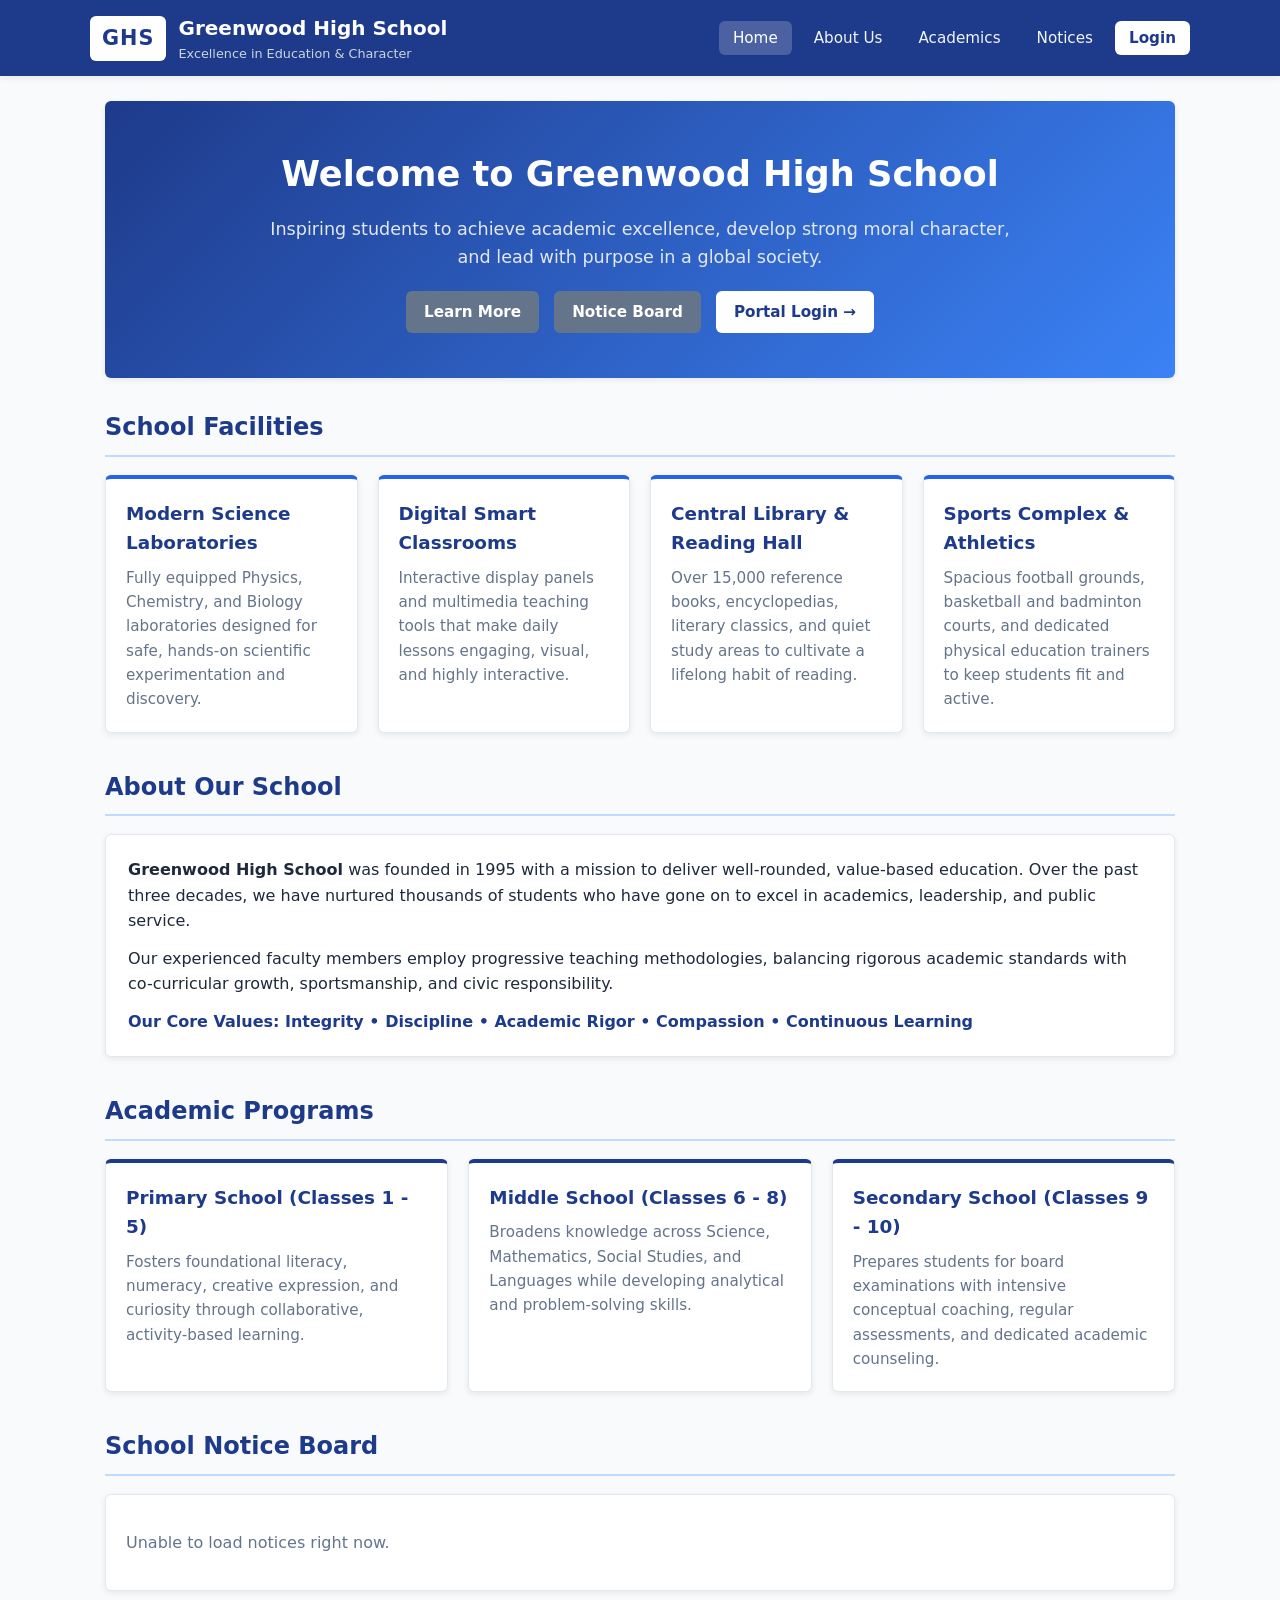
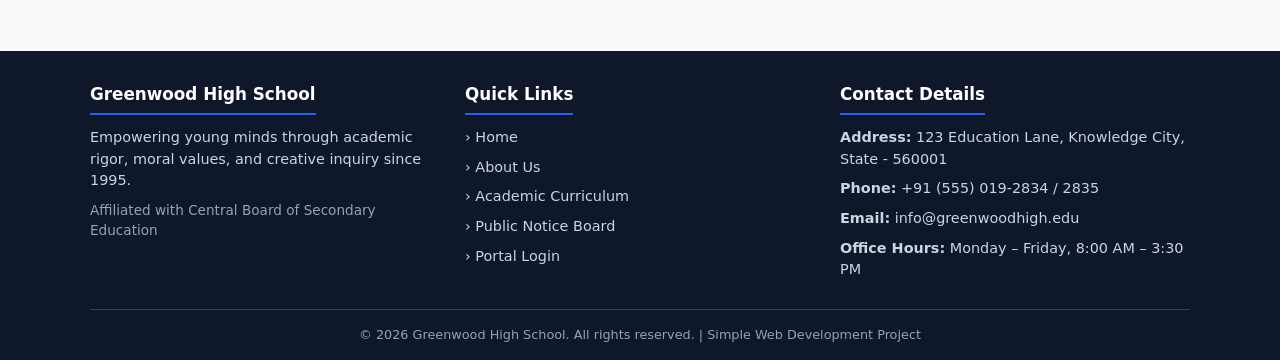
<file: web dev project/index.html>
<!DOCTYPE html>
<html lang="en">

<head>
    <meta charset="UTF-8">
    <meta name="viewport" content="width=device-width, initial-scale=1.0">
    <title>Welcome to Greenwood High School</title>

    <link rel="stylesheet" href="css/style.css">
</head>

<body>

    <!-- PUBLIC WEBSITE HEADER -->
    <header class="site-header">
        <div class="header-container">
            <div class="logo-area">
                <span class="logo-badge">GHS</span>
                <div>
                    <div class="school-name-text">Greenwood High School</div>
                    <div class="school-tagline">Excellence in Education & Character</div>
                </div>
            </div>

            <!-- Mobile Menu Toggle Button -->
            <button class="menu-toggle" aria-label="Toggle navigation">&#9776;</button>

            <!-- Navigation Links -->
            <ul class="nav-menu">
                <li><a href="index.html" class="nav-link active">Home</a></li>
                <li><a href="#about" class="nav-link">About Us</a></li>
                <li><a href="#academics" class="nav-link">Academics</a></li>
                <li><a href="#notices" class="nav-link">Notices</a></li>
                <li id="nav-login-item"><a href="login.html" class="nav-link nav-link-login">Login</a></li>
            </ul>
        </div>
    </header>


    <main class="main-content">
        <div id="alert-container"></div>

        <!-- 1. HERO / WELCOME SECTION -->
        <section class="hero-banner">
            <h1>Welcome to Greenwood High School</h1>
            <p>Inspiring students to achieve academic excellence, develop strong moral character, and lead with purpose
                in a global society.</p>
            <div class="hero-buttons">
                <a href="#about" class="btn btn-secondary">Learn More</a>
                <a href="#notices" class="btn btn-secondary">Notice Board</a>
                <a href="login.html" id="hero-portal-btn" class="btn btn-primary"
                    style="background-color: #ffffff; color: var(--primary-blue);">Portal Login &rarr;</a>
            </div>
        </section>

        <!-- 2. SCHOOL FACILITIES SECTION -->
        <section class="section-block" id="facilities">
            <h2 class="section-title">School Facilities</h2>
            <div class="grid-cards">
                <div class="facility-card">
                    <h3>Modern Science Laboratories</h3>
                    <p>Fully equipped Physics, Chemistry, and Biology laboratories designed for safe, hands-on
                        scientific experimentation and discovery.</p>
                </div>

                <div class="facility-card">
                    <h3>Digital Smart Classrooms</h3>
                    <p>Interactive display panels and multimedia teaching tools that make daily lessons engaging,
                        visual, and highly interactive.</p>
                </div>

                <div class="facility-card">
                    <h3>Central Library & Reading Hall</h3>
                    <p>Over 15,000 reference books, encyclopedias, literary classics, and quiet study areas to cultivate
                        a lifelong habit of reading.</p>
                </div>

                <div class="facility-card">
                    <h3>Sports Complex & Athletics</h3>
                    <p>Spacious football grounds, basketball and badminton courts, and dedicated physical education
                        trainers to keep students fit and active.</p>
                </div>
            </div>
        </section>

        <!-- 3. ABOUT US SECTION -->
        <section class="section-block" id="about">
            <h2 class="section-title">About Our School</h2>
            <div class="info-box">
                <p><strong>Greenwood High School</strong> was founded in 1995 with a mission to deliver well-rounded,
                    value-based education. Over the past three decades, we have nurtured thousands of students who have
                    gone on to excel in academics, leadership, and public service.</p>
                <p>Our experienced faculty members employ progressive teaching methodologies, balancing rigorous
                    academic standards with co-curricular growth, sportsmanship, and civic responsibility.</p>
                <p style="margin-top: 10px; color: var(--primary-blue); font-weight: 600;">
                    Our Core Values: Integrity &bull; Discipline &bull; Academic Rigor &bull; Compassion &bull;
                    Continuous Learning
                </p>
            </div>
        </section>

        <!-- 4. ACADEMICS SECTION -->
        <section class="section-block" id="academics">
            <h2 class="section-title">Academic Programs</h2>
            <div class="grid-cards">
                <div class="facility-card" style="border-top-color: #1e3a8a;">
                    <h3>Primary School (Classes 1 - 5)</h3>
                    <p>Fosters foundational literacy, numeracy, creative expression, and curiosity through
                        collaborative, activity-based learning.</p>
                </div>

                <div class="facility-card" style="border-top-color: #1e3a8a;">
                    <h3>Middle School (Classes 6 - 8)</h3>
                    <p>Broadens knowledge across Science, Mathematics, Social Studies, and Languages while developing
                        analytical and problem-solving skills.</p>
                </div>

                <div class="facility-card" style="border-top-color: #1e3a8a;">
                    <h3>Secondary School (Classes 9 - 10)</h3>
                    <p>Prepares students for board examinations with intensive conceptual coaching, regular assessments,
                        and dedicated academic counseling.</p>
                </div>
            </div>
        </section>

        <!-- 5. NOTICE BOARD SECTION -->
        <section class="section-block" id="notices">
            <h2 class="section-title">School Notice Board</h2>
            <div class="notice-board" id="public-notices-list">
                <p style="color: var(--text-muted); padding: 15px 0;">Loading announcements...</p>
            </div>
        </section>
    </main>


    <!-- PUBLIC FOOTER -->
    <footer class="site-footer">
        <div class="footer-container">
            <!-- Col 1: About School -->
            <div class="footer-col">
                <h4>Greenwood High School</h4>
                <p>Empowering young minds through academic rigor, moral values, and creative inquiry since 1995.</p>
                <p style="font-size: 0.85rem; color: #94a3b8;">Affiliated with Central Board of Secondary Education</p>
            </div>

            <!-- Col 2: Quick Navigation -->
            <div class="footer-col">
                <h4>Quick Links</h4>
                <p><a href="index.html" style="color: #cbd5e1;">&rsaquo; Home</a></p>
                <p><a href="#about" style="color: #cbd5e1;">&rsaquo; About Us</a></p>
                <p><a href="#academics" style="color: #cbd5e1;">&rsaquo; Academic Curriculum</a></p>
                <p><a href="#notices" style="color: #cbd5e1;">&rsaquo; Public Notice Board</a></p>
                <p><a href="login.html" style="color: #cbd5e1;">&rsaquo; Portal Login</a></p>
            </div>

            <!-- Col 3: Contact Details -->
            <div class="footer-col">
                <h4>Contact Details</h4>
                <p><strong>Address:</strong> 123 Education Lane, Knowledge City, State - 560001</p>
                <p><strong>Phone:</strong> +91 (555) 019-2834 / 2835</p>
                <p><strong>Email:</strong> info@greenwoodhigh.edu</p>
                <p><strong>Office Hours:</strong> Monday – Friday, 8:00 AM – 3:30 PM</p>
            </div>
        </div>

        <div class="footer-bottom">
            <p>&copy; 2026 Greenwood High School. All rights reserved. | Simple Web Development Project</p>
        </div>
    </footer>

    <!-- Main Client-Side JavaScript -->
    <script src="js/script.js"></script>
</body>

</html>
</file>
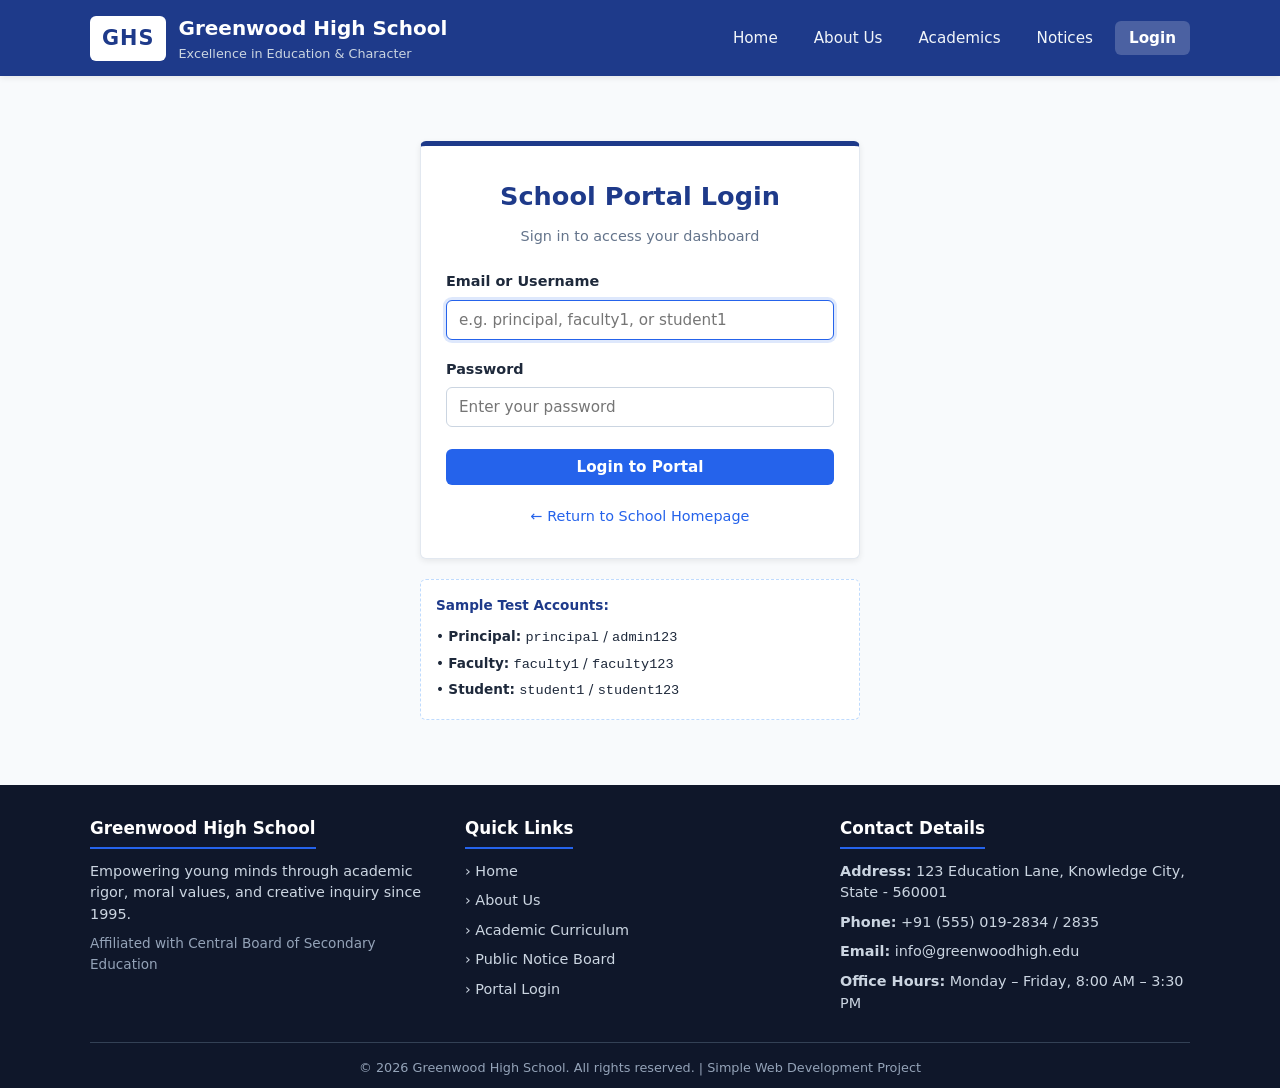
<file: web dev project/login.html>
<!DOCTYPE html>
<html lang="en">

<head>
    <meta charset="UTF-8">
    <meta name="viewport" content="width=device-width, initial-scale=1.0">
    <title>User Login - Greenwood High School</title>
    <link rel="stylesheet" href="css/style.css">
</head>

<body>

    <!-- PUBLIC WEBSITE HEADER -->
    <header class="site-header">
        <div class="header-container">
            <div class="logo-area">
                <span class="logo-badge">GHS</span>
                <div>
                    <div class="school-name-text">Greenwood High School</div>
                    <div class="school-tagline">Excellence in Education & Character</div>
                </div>
            </div>

            <!-- Mobile Menu Toggle Button -->
            <button class="menu-toggle" aria-label="Toggle navigation">&#9776;</button>

            <!-- Navigation Links -->
            <ul class="nav-menu">
                <li><a href="index.html" class="nav-link">Home</a></li>
                <li><a href="index.html#about" class="nav-link">About Us</a></li>
                <li><a href="index.html#academics" class="nav-link">Academics</a></li>
                <li><a href="index.html#notices" class="nav-link">Notices</a></li>
                <li><a href="login.html" class="nav-link nav-link-login active">Login</a></li>
            </ul>
        </div>
    </header>

    <main class="main-content">
        <div class="login-container">
            <div class="login-card" id="login-card">
                <h2>School Portal Login</h2>
                <p class="subtitle">Sign in to access your dashboard</p>

                <!-- Alert container for error messages and logout notices -->
                <div id="alert-container"></div>

                <form action="backend/login.php" method="POST" data-validate>
                    <div class="form-group">
                        <label for="login_input">Email or Username</label>
                        <input type="text" id="login_input" name="login_input" class="form-control"
                            placeholder="e.g. principal, faculty1, or student1" required autofocus>
                    </div>

                    <div class="form-group">
                        <label for="password">Password</label>
                        <input type="password" id="password" name="password" class="form-control"
                            placeholder="Enter your password" required>
                    </div>

                    <button type="submit" class="btn btn-primary btn-block" style="margin-top: 22px;">
                        Login to Portal
                    </button>
                </form>

                <div style="text-align: center; margin-top: 20px; font-size: 0.9rem;">
                    <a href="index.html">&larr; Return to School Homepage</a>
                </div>
            </div>

            <!-- Sample Login Box for Testing -->
            <div
                style="background: #ffffff; border: 1px dashed var(--border-blue); border-radius: 6px; padding: 15px; margin-top: 20px; font-size: 0.85rem; color: var(--text-dark);">
                <strong style="color: var(--primary-blue); display: block; margin-bottom: 8px;">Sample Test
                    Accounts:</strong>
                <ul style="list-style-type: none; padding-left: 0; line-height: 1.8;">
                    <li>&bull; <strong>Principal:</strong> <code>principal</code> / <code>admin123</code></li>
                    <li>&bull; <strong>Faculty:</strong> <code>faculty1</code> / <code>faculty123</code></li>
                    <li>&bull; <strong>Student:</strong> <code>student1</code> / <code>student123</code></li>
                </ul>
            </div>
        </div>
    </main>


    <!-- PUBLIC FOOTER -->
    <footer class="site-footer">
        <div class="footer-container">
            <div class="footer-col">
                <h4>Greenwood High School</h4>
                <p>Empowering young minds through academic rigor, moral values, and creative inquiry since 1995.</p>
                <p style="font-size: 0.85rem; color: #94a3b8;">Affiliated with Central Board of Secondary Education</p>
            </div>

            <div class="footer-col">
                <h4>Quick Links</h4>
                <p><a href="index.html" style="color: #cbd5e1;">&rsaquo; Home</a></p>
                <p><a href="index.html#about" style="color: #cbd5e1;">&rsaquo; About Us</a></p>
                <p><a href="index.html#academics" style="color: #cbd5e1;">&rsaquo; Academic Curriculum</a></p>
                <p><a href="index.html#notices" style="color: #cbd5e1;">&rsaquo; Public Notice Board</a></p>
                <p><a href="login.html" style="color: #cbd5e1;">&rsaquo; Portal Login</a></p>
            </div>

            <div class="footer-col">
                <h4>Contact Details</h4>
                <p><strong>Address:</strong> 123 Education Lane, Knowledge City, State - 560001</p>
                <p><strong>Phone:</strong> +91 (555) 019-2834 / 2835</p>
                <p><strong>Email:</strong> info@greenwoodhigh.edu</p>
                <p><strong>Office Hours:</strong> Monday – Friday, 8:00 AM – 3:30 PM</p>
            </div>
        </div>

        <div class="footer-bottom">
            <p>&copy; 2026 Greenwood High School. All rights reserved. | Simple Web Development Project</p>
        </div>
    </footer>

    <!-- Main Client-Side JavaScript -->
    <script src="js/script.js"></script>
</body>

</html>
</file>
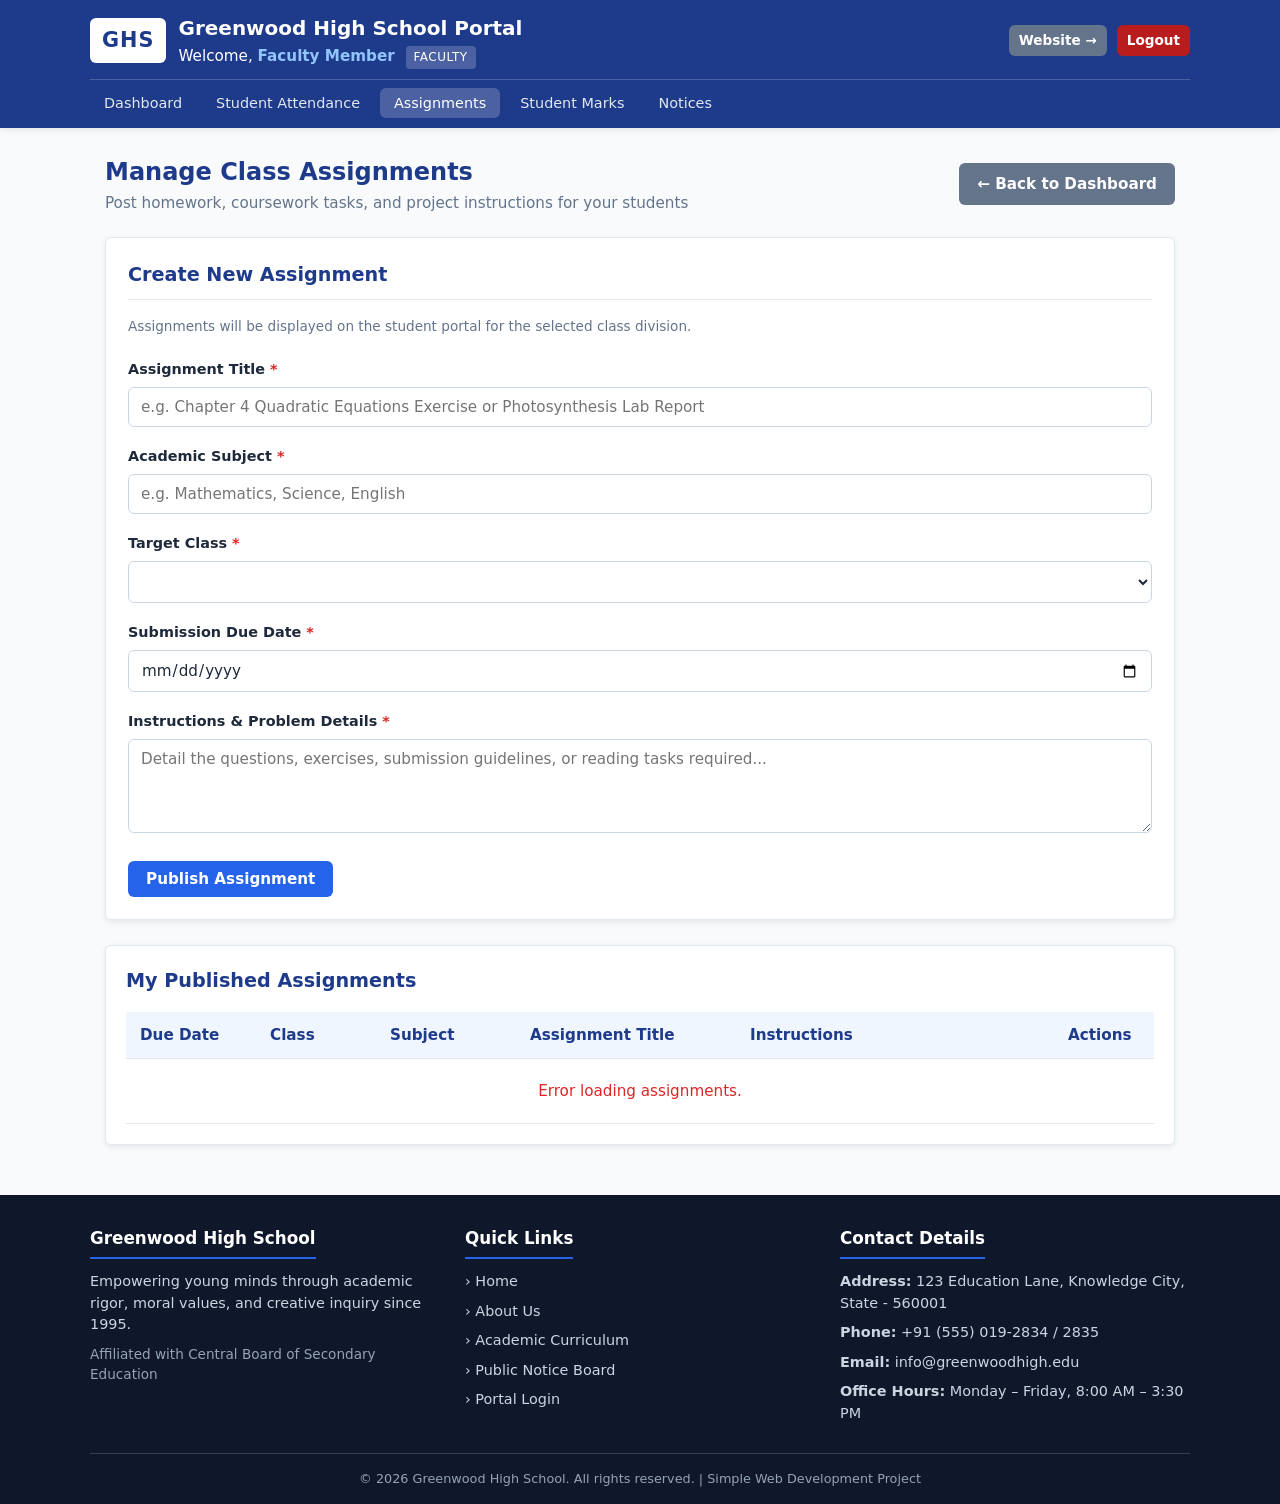
<file: web dev project/faculty/assignments.html>
<!DOCTYPE html>
<html lang="en">

<head>
    <meta charset="UTF-8">
    <meta name="viewport" content="width=device-width, initial-scale=1.0">
    <title>Manage Assignments - Greenwood High School</title>

    <link rel="stylesheet" href="../css/style.css">
</head>

<body>

    <!--  DASHBOARD HEADER  -->
    <header class="dashboard-header">
        <div class="header-container">
            <!-- Top bar: User welcome and logout -->
            <div class="dashboard-user-bar" style="width: 100%;">
                <div class="logo-area">
                    <span class="logo-badge">GHS</span>
                    <div>
                        <div class="school-name-text">Greenwood High School Portal</div>
                        <div class="user-info">
                            Welcome, <strong>Faculty Member</strong>
                            <span class="role-badge">faculty</span>
                        </div>
                    </div>
                </div>

                <div style="display: flex; gap: 10px; align-items: center;">
                    <a href="../index.html" class="btn btn-sm btn-secondary" target="_blank"
                        title="View Public Website">Website &rarr;</a>
                    <a href="../backend/logout.php" class="btn btn-sm btn-danger">Logout</a>
                </div>
            </div>

            <!-- Dashboard Navigation Tabs -->
            <nav style="width: 100%;">
                <ul class="dashboard-nav">
                    <li><a href="dashboard.php">Dashboard</a></li>
                    <li><a href="attendance.html">Student Attendance</a></li>
                    <li><a href="assignments.html" class="active">Assignments</a></li>
                    <li><a href="marks.html">Student Marks</a></li>
                    <li><a href="notices.html">Notices</a></li>
                </ul>
            </nav>
        </div>
    </header>

    <main class="main-content">
        <!-- Alert container for feedback messages -->
        <div id="alert-container"></div>

        <div class="page-header">
            <div>
                <h2>Manage Class Assignments</h2>
                <p style="color: var(--text-muted); font-size: 0.95rem;">Post homework, coursework tasks, and project
                    instructions for your students</p>
            </div>
            <div>
                <a href="dashboard.php" class="btn btn-secondary">&larr; Back to Dashboard</a>
            </div>
        </div>

        <!--  1. CREATE ASSIGNMENT FORM -->
        <div class="form-card">
            <h3>Create New Assignment</h3>
            <p style="color: var(--text-muted); font-size: 0.85rem; margin-bottom: 20px;">
                Assignments will be displayed on the student portal for the selected class division.
            </p>

            <form id="assignment-form" action="../backend/assignments.php" method="POST" data-validate>
                <div class="form-grid">
                    <!-- Assignment Title -->
                    <div class="form-group full-width">
                        <label for="title">Assignment Title <span style="color: #dc2626;">*</span></label>
                        <input type="text" id="title" name="title" class="form-control"
                            placeholder="e.g. Chapter 4 Quadratic Equations Exercise or Photosynthesis Lab Report"
                            required>
                    </div>

                    <!-- Subject -->
                    <div class="form-group">
                        <label for="subject">Academic Subject <span style="color: #dc2626;">*</span></label>
                        <input type="text" id="subject" name="subject" class="form-control"
                            placeholder="e.g. Mathematics, Science, English" required>
                    </div>

                    <!-- Class Name -->
                    <div class="form-group">
                        <label for="class_name">Target Class <span style="color: #dc2626;">*</span></label>
                        <select id="class_name" name="class_name" class="form-control" required>
                        </select>
                    </div>

                    <!-- Due Date -->
                    <div class="form-group">
                        <label for="due_date">Submission Due Date <span style="color: #dc2626;">*</span></label>
                        <input type="date" id="due_date" name="due_date" class="form-control" required>
                    </div>

                    <!-- Description / Instructions -->
                    <div class="form-group full-width">
                        <label for="description">Instructions &amp; Problem Details <span
                                style="color: #dc2626;">*</span></label>
                        <textarea id="description" name="description" class="form-control" rows="4"
                            placeholder="Detail the questions, exercises, submission guidelines, or reading tasks required..."
                            required></textarea>
                    </div>
                </div>

                <div style="margin-top: 20px;">
                    <button type="submit" class="btn btn-primary">Publish Assignment</button>
                </div>
            </form>
        </div>

        <!-- 2. FACULTY ASSIGNMENTS TABLE -->
        <div class="card-table-wrapper">
            <h3>My Published Assignments</h3>

            <table class="data-table">
                <thead>
                    <tr>
                        <th style="width: 130px;">Due Date</th>
                        <th style="width: 120px;">Class</th>
                        <th style="width: 140px;">Subject</th>
                        <th style="width: 220px;">Assignment Title</th>
                        <th>Instructions</th>
                        <th style="width: 100px;">Actions</th>
                    </tr>
                </thead>
                <tbody id="assignments-table-body">
                    <tr>
                        <td colspan="6" style="text-align: center; padding: 25px; color: var(--text-muted);">Loading
                            assignments...</td>
                    </tr>
                </tbody>
            </table>
        </div>
    </main>


    <!-- DASHBOARD FOOTER -->
    <footer class="site-footer">
        <div class="footer-container">
            <div class="footer-col">
                <h4>Greenwood High School</h4>
                <p>Empowering young minds through academic rigor, moral values, and creative inquiry since 1995.</p>
                <p style="font-size: 0.85rem; color: #94a3b8;">Affiliated with Central Board of Secondary Education</p>
            </div>

            <div class="footer-col">
                <h4>Quick Links</h4>
                <p><a href="../index.html" style="color: #cbd5e1;">&rsaquo; Home</a></p>
                <p><a href="../index.html#about" style="color: #cbd5e1;">&rsaquo; About Us</a></p>
                <p><a href="../index.html#academics" style="color: #cbd5e1;">&rsaquo; Academic Curriculum</a></p>
                <p><a href="../index.html#notices" style="color: #cbd5e1;">&rsaquo; Public Notice Board</a></p>
                <p><a href="../login.html" style="color: #cbd5e1;">&rsaquo; Portal Login</a></p>
            </div>

            <div class="footer-col">
                <h4>Contact Details</h4>
                <p><strong>Address:</strong> 123 Education Lane, Knowledge City, State - 560001</p>
                <p><strong>Phone:</strong> +91 (555) 019-2834 / 2835</p>
                <p><strong>Email:</strong> info@greenwoodhigh.edu</p>
                <p><strong>Office Hours:</strong> Monday – Friday, 8:00 AM – 3:30 PM</p>
            </div>
        </div>

        <div class="footer-bottom">
            <p>&copy; 2026 Greenwood High School. All rights reserved. | Simple Web Development Project</p>
        </div>
    </footer>

    <!-- Main Client-Side JavaScript -->
    <script src="../js/script.js"></script>
</body>

</html>
</file>
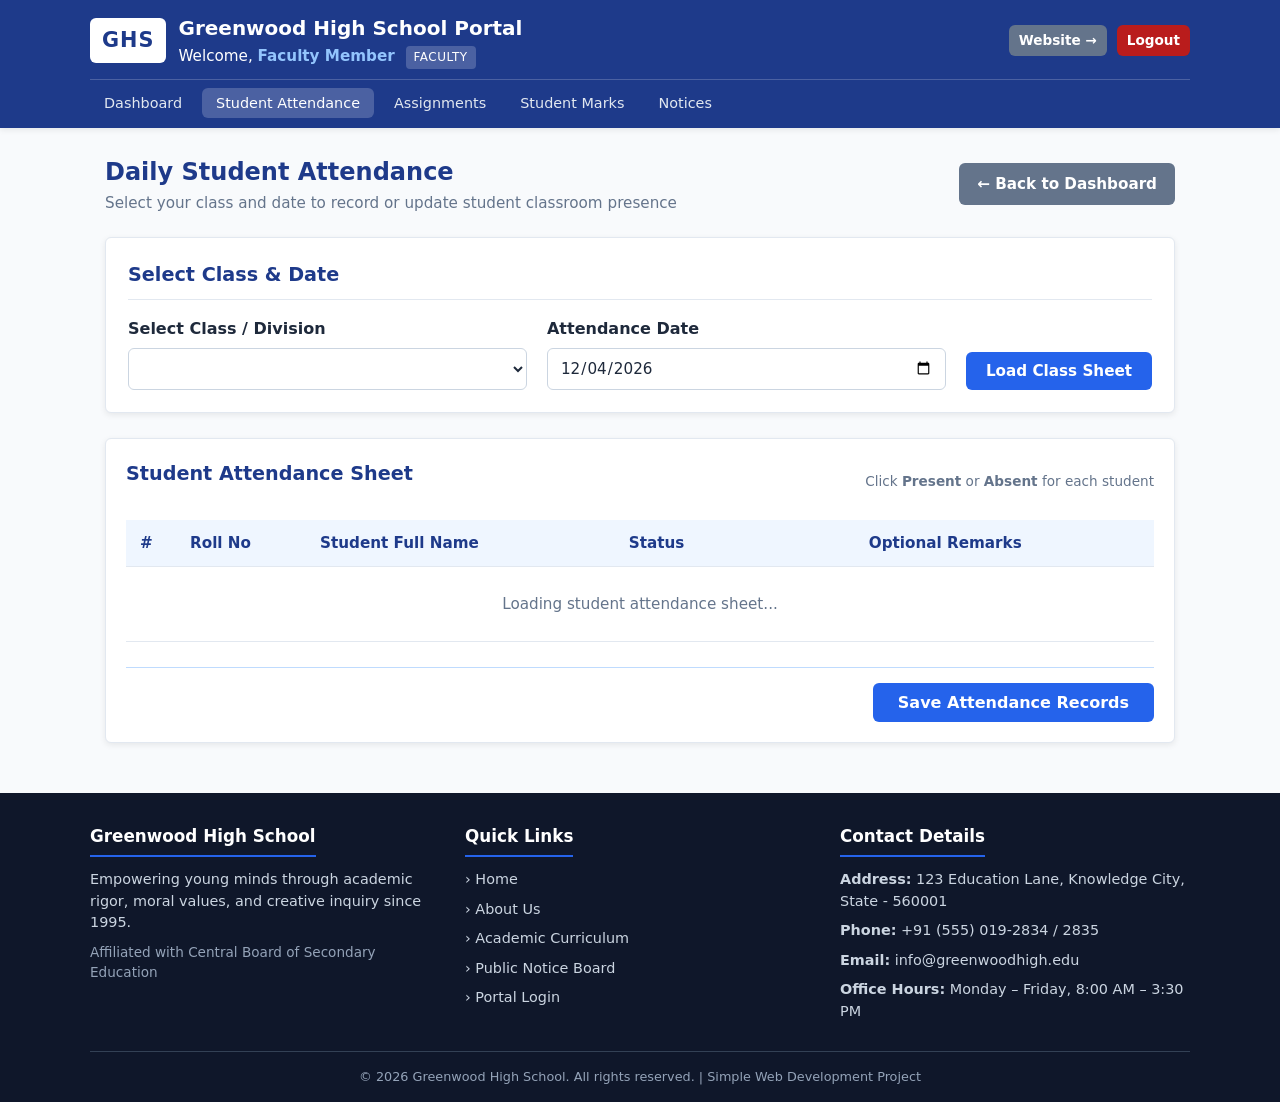
<file: web dev project/faculty/attendance.html>
<!DOCTYPE html>
<html lang="en">

<head>
    <meta charset="UTF-8">
    <meta name="viewport" content="width=device-width, initial-scale=1.0">
    <title>Student Attendance - Greenwood High School</title>

    <link rel="stylesheet" href="../css/style.css">
</head>

<body>

    <!-- DASHBOARD HEADER -->
    <header class="dashboard-header">
        <div class="header-container">
            <!-- Top bar: User welcome and logout -->
            <div class="dashboard-user-bar" style="width: 100%;">
                <div class="logo-area">
                    <span class="logo-badge">GHS</span>
                    <div>
                        <div class="school-name-text">Greenwood High School Portal</div>
                        <div class="user-info">
                            Welcome, <strong>Faculty Member</strong>
                            <span class="role-badge">faculty</span>
                        </div>
                    </div>
                </div>

                <div style="display: flex; gap: 10px; align-items: center;">
                    <a href="../index.html" class="btn btn-sm btn-secondary" target="_blank"
                        title="View Public Website">Website &rarr;</a>
                    <a href="../backend/logout.php" class="btn btn-sm btn-danger">Logout</a>
                </div>
            </div>

            <!-- Dashboard Navigation Tabs -->
            <nav style="width: 100%;">
                <ul class="dashboard-nav">
                    <li><a href="dashboard.php">Dashboard</a></li>
                    <li><a href="attendance.html" class="active">Student Attendance</a></li>
                    <li><a href="assignments.html">Assignments</a></li>
                    <li><a href="marks.html">Student Marks</a></li>
                    <li><a href="notices.html">Notices</a></li>
                </ul>
            </nav>
        </div>
    </header>


    <main class="main-content">
        <!-- Alert container for feedback messages -->
        <div id="alert-container"></div>

        <div class="page-header">
            <div>
                <h2>Daily Student Attendance</h2>
                <p style="color: var(--text-muted); font-size: 0.95rem;">Select your class and date to record or update
                    student classroom presence</p>
            </div>
            <div>
                <a href="dashboard.php" class="btn btn-secondary">&larr; Back to Dashboard</a>
            </div>
        </div>

        <!-- 1. CLASS & DATE FILTER CARD -->
        <div class="form-card" style="margin-bottom: 25px;">
            <h3>Select Class &amp; Date</h3>
            <div style="display: flex; gap: 20px; flex-wrap: wrap; align-items: flex-end; margin-top: 15px;">
                <div style="flex: 1; min-width: 200px;">
                    <label for="class-select" style="display: block; font-weight: 600; margin-bottom: 6px;">Select Class
                        / Division</label>
                    <select id="class-select" class="form-control">
                    </select>
                </div>

                <div style="flex: 1; min-width: 200px;">
                    <label for="date-select" style="display: block; font-weight: 600; margin-bottom: 6px;">Attendance
                        Date</label>
                    <input type="date" id="date-select" class="form-control">
                </div>

                <div>
                    <button type="button" id="load-sheet-btn" class="btn btn-primary" style="padding: 10px 20px;">
                        Load Class Sheet
                    </button>
                </div>
            </div>
        </div>

        <!-- 2. ATTENDANCE MARKING SHEET -->
        <form id="attendance-form" action="../backend/attendance.php" method="POST">
            <input type="hidden" id="attendance_date" name="attendance_date" value="">
            <input type="hidden" id="class_name" name="class_name" value="">

            <div class="card-table-wrapper">
                <div style="display: flex; justify-content: space-between; align-items: center; margin-bottom: 15px;">
                    <h3>Student Attendance Sheet</h3>
                    <span style="font-size: 0.85rem; color: var(--text-muted);">
                        Click <strong>Present</strong> or <strong>Absent</strong> for each student
                    </span>
                </div>

                <table class="data-table">
                    <thead>
                        <tr>
                            <th style="width: 50px;">#</th>
                            <th style="width: 130px;">Roll No</th>
                            <th>Student Full Name</th>
                            <th style="width: 240px;">Status</th>
                            <th>Optional Remarks</th>
                        </tr>
                    </thead>
                    <tbody id="attendance-sheet-body">
                        <tr>
                            <td colspan="5" style="text-align: center; padding: 25px; color: var(--text-muted);">Loading
                                student attendance sheet...</td>
                        </tr>
                    </tbody>
                </table>

                <div
                    style="margin-top: 25px; padding-top: 15px; border-top: 1px solid var(--border-blue); display: flex; justify-content: flex-end;">
                    <button type="submit" class="btn btn-primary" style="padding: 10px 25px; font-size: 1rem;">
                        Save Attendance Records
                    </button>
                </div>
            </div>
        </form>
    </main>


    <!--  DASHBOARD FOOTER -->
    <footer class="site-footer">
        <div class="footer-container">
            <div class="footer-col">
                <h4>Greenwood High School</h4>
                <p>Empowering young minds through academic rigor, moral values, and creative inquiry since 1995.</p>
                <p style="font-size: 0.85rem; color: #94a3b8;">Affiliated with Central Board of Secondary Education</p>
            </div>

            <div class="footer-col">
                <h4>Quick Links</h4>
                <p><a href="../index.html" style="color: #cbd5e1;">&rsaquo; Home</a></p>
                <p><a href="../index.html#about" style="color: #cbd5e1;">&rsaquo; About Us</a></p>
                <p><a href="../index.html#academics" style="color: #cbd5e1;">&rsaquo; Academic Curriculum</a></p>
                <p><a href="../index.html#notices" style="color: #cbd5e1;">&rsaquo; Public Notice Board</a></p>
                <p><a href="../login.html" style="color: #cbd5e1;">&rsaquo; Portal Login</a></p>
            </div>

            <div class="footer-col">
                <h4>Contact Details</h4>
                <p><strong>Address:</strong> 123 Education Lane, Knowledge City, State - 560001</p>
                <p><strong>Phone:</strong> +91 (555) 019-2834 / 2835</p>
                <p><strong>Email:</strong> info@greenwoodhigh.edu</p>
                <p><strong>Office Hours:</strong> Monday – Friday, 8:00 AM – 3:30 PM</p>
            </div>
        </div>

        <div class="footer-bottom">
            <p>&copy; 2026 Greenwood High School. All rights reserved. | Simple Web Development Project</p>
        </div>
    </footer>

    <!-- Main Client-Side JavaScript -->
    <script src="../js/script.js"></script>
</body>

</html>
</file>
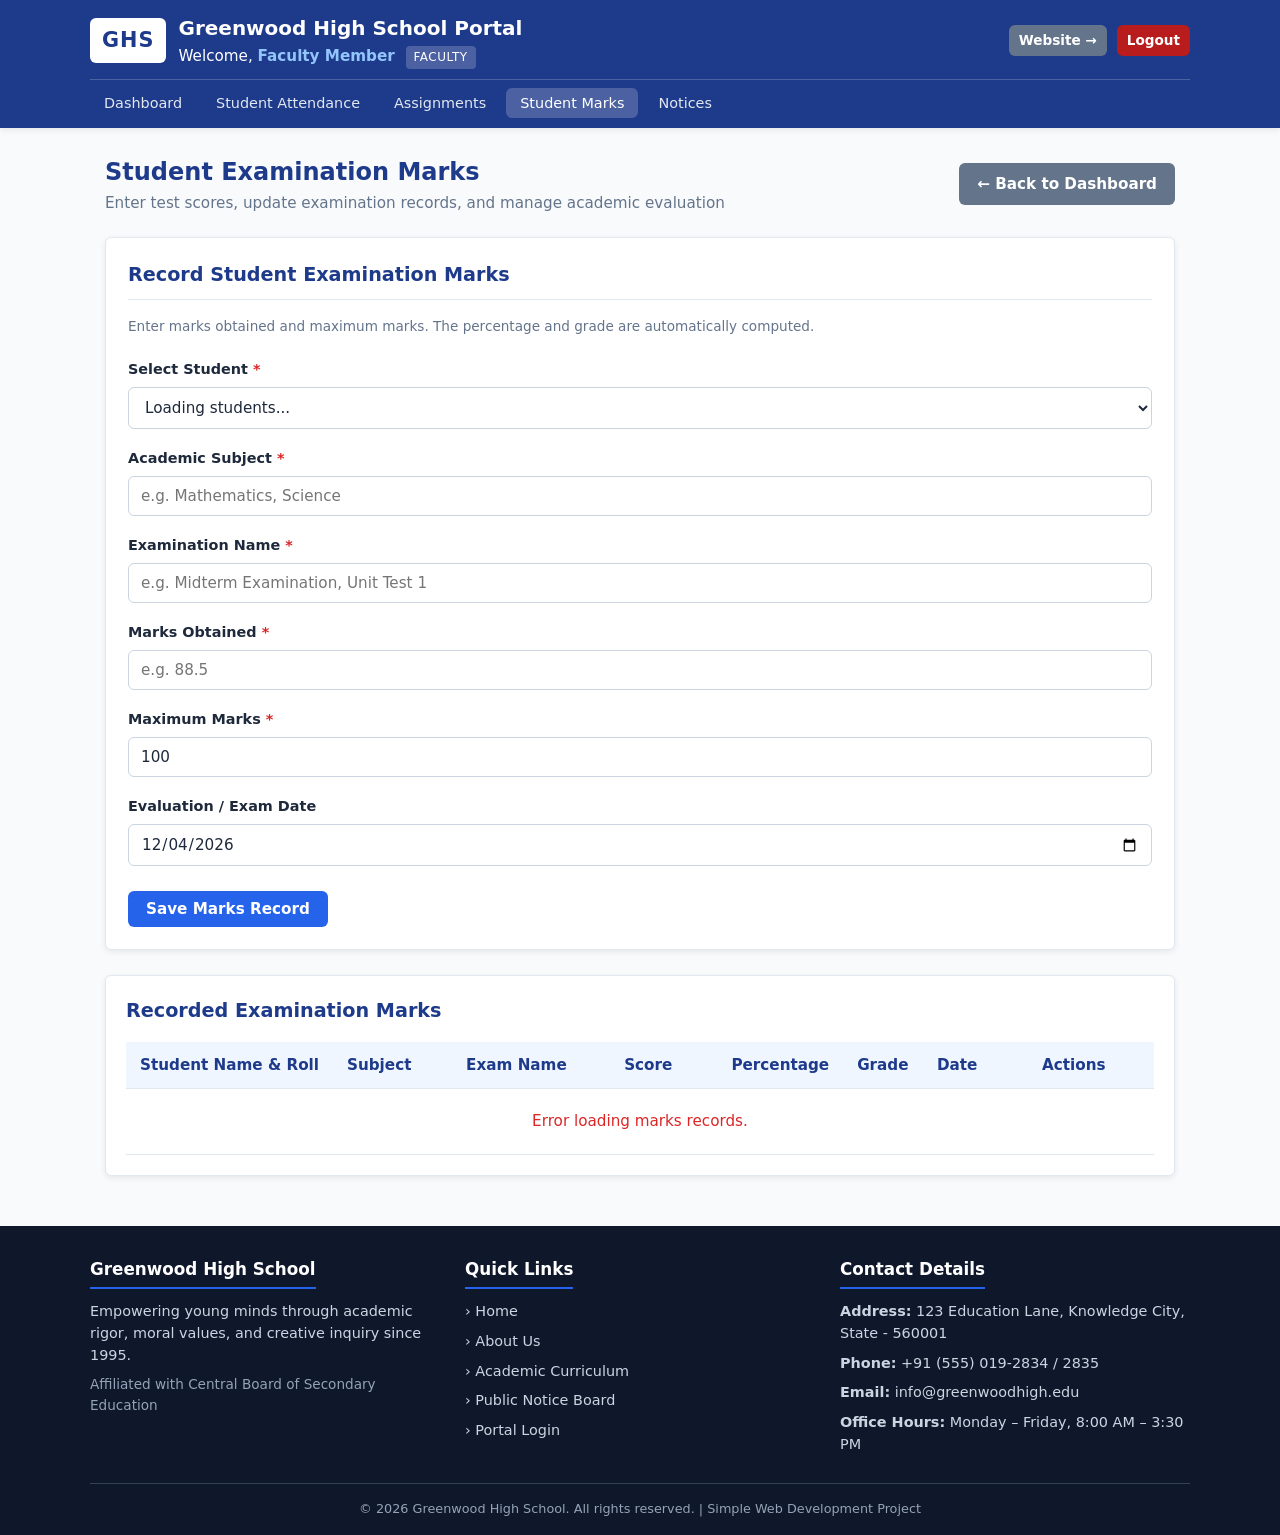
<file: web dev project/faculty/marks.html>
<!DOCTYPE html>
<html lang="en">

<head>
    <meta charset="UTF-8">
    <meta name="viewport" content="width=device-width, initial-scale=1.0">
    <title>Student Marks Management - Greenwood High School</title>
    <!-- Main Stylesheet -->
    <link rel="stylesheet" href="../css/style.css">
</head>

<body>

    <!-- DASHBOARD HEADER -->
    <header class="dashboard-header">
        <div class="header-container">
            <!-- Top bar: User welcome and logout -->
            <div class="dashboard-user-bar" style="width: 100%;">
                <div class="logo-area">
                    <span class="logo-badge">GHS</span>
                    <div>
                        <div class="school-name-text">Greenwood High School Portal</div>
                        <div class="user-info">
                            Welcome, <strong>Faculty Member</strong>
                            <span class="role-badge">faculty</span>
                        </div>
                    </div>
                </div>

                <div style="display: flex; gap: 10px; align-items: center;">
                    <a href="../index.html" class="btn btn-sm btn-secondary" target="_blank"
                        title="View Public Website">Website &rarr;</a>
                    <a href="../backend/logout.php" class="btn btn-sm btn-danger">Logout</a>
                </div>
            </div>

            <!-- Dashboard Navigation Tabs -->
            <nav style="width: 100%;">
                <ul class="dashboard-nav">
                    <li><a href="dashboard.php">Dashboard</a></li>
                    <li><a href="attendance.html">Student Attendance</a></li>
                    <li><a href="assignments.html">Assignments</a></li>
                    <li><a href="marks.html" class="active">Student Marks</a></li>
                    <li><a href="notices.html">Notices</a></li>
                </ul>
            </nav>
        </div>
    </header>


    <main class="main-content">
        <!-- Alert container for feedback messages -->
        <div id="alert-container"></div>

        <div class="page-header">
            <div>
                <h2>Student Examination Marks</h2>
                <p style="color: var(--text-muted); font-size: 0.95rem;">Enter test scores, update examination records,
                    and manage academic evaluation</p>
            </div>
            <div>
                <a href="dashboard.php" class="btn btn-secondary">&larr; Back to Dashboard</a>
            </div>
        </div>

        <!-- 1. ENTER / EDIT MARKS FORM -->
        <div class="form-card">
            <h3 id="form-heading">Record Student Examination Marks</h3>
            <p style="color: var(--text-muted); font-size: 0.85rem; margin-bottom: 20px;">
                Enter marks obtained and maximum marks. The percentage and grade are automatically computed.
            </p>

            <form id="marks-form" action="../backend/marks.php" method="POST" data-validate>
                <input type="hidden" id="mark_id" name="mark_id" value="">

                <div class="form-grid">
                    <!-- Student Selection -->
                    <div class="form-group full-width">
                        <label for="student_id">Select Student <span style="color: #dc2626;">*</span></label>
                        <select id="student_id" name="student_id" class="form-control" required>
                            <option value="">Loading students...</option>
                        </select>
                    </div>

                    <!-- Subject -->
                    <div class="form-group">
                        <label for="subject">Academic Subject <span style="color: #dc2626;">*</span></label>
                        <input type="text" id="subject" name="subject" class="form-control"
                            placeholder="e.g. Mathematics, Science" required>
                    </div>

                    <!-- Exam / Assessment Name -->
                    <div class="form-group">
                        <label for="exam_name">Examination Name <span style="color: #dc2626;">*</span></label>
                        <input type="text" id="exam_name" name="exam_name" class="form-control"
                            placeholder="e.g. Midterm Examination, Unit Test 1" required>
                    </div>

                    <!-- Marks Obtained -->
                    <div class="form-group">
                        <label for="marks_obtained">Marks Obtained <span style="color: #dc2626;">*</span></label>
                        <input type="number" id="marks_obtained" name="marks_obtained" class="form-control" step="0.5"
                            min="0" placeholder="e.g. 88.5" required>
                    </div>

                    <!-- Maximum Marks -->
                    <div class="form-group">
                        <label for="max_marks">Maximum Marks <span style="color: #dc2626;">*</span></label>
                        <input type="number" id="max_marks" name="max_marks" class="form-control" step="1" min="1"
                            value="100" required>
                    </div>

                    <!-- Recorded Date -->
                    <div class="form-group">
                        <label for="recorded_date">Evaluation / Exam Date</label>
                        <input type="date" id="recorded_date" name="recorded_date" class="form-control">
                    </div>
                </div>

                <div style="margin-top: 25px; display: flex; gap: 10px;">
                    <button type="submit" id="submit-btn" class="btn btn-primary">Save Marks Record</button>
                    <a href="marks.html" id="cancel-edit-btn" class="btn btn-secondary" style="display: none;">Cancel
                        Edit</a>
                </div>
            </form>
        </div>

        <!-- 2. RECORDED MARKS TABLE -->
        <div class="card-table-wrapper">
            <h3>Recorded Examination Marks</h3>

            <table class="data-table">
                <thead>
                    <tr>
                        <th>Student Name &amp; Roll</th>
                        <th style="width: 130px;">Subject</th>
                        <th style="width: 170px;">Exam Name</th>
                        <th style="width: 120px;">Score</th>
                        <th style="width: 100px;">Percentage</th>
                        <th style="width: 80px;">Grade</th>
                        <th style="width: 120px;">Date</th>
                        <th style="width: 140px;">Actions</th>
                    </tr>
                </thead>
                <tbody id="marks-table-body">
                    <tr>
                        <td colspan="8" style="text-align: center; padding: 25px; color: var(--text-muted);">Loading
                            marks records...</td>
                    </tr>
                </tbody>
            </table>
        </div>
    </main>


    <!-- DASHBOARD FOOTER -->
    <footer class="site-footer">
        <div class="footer-container">
            <div class="footer-col">
                <h4>Greenwood High School</h4>
                <p>Empowering young minds through academic rigor, moral values, and creative inquiry since 1995.</p>
                <p style="font-size: 0.85rem; color: #94a3b8;">Affiliated with Central Board of Secondary Education</p>
            </div>

            <div class="footer-col">
                <h4>Quick Links</h4>
                <p><a href="../index.html" style="color: #cbd5e1;">&rsaquo; Home</a></p>
                <p><a href="../index.html#about" style="color: #cbd5e1;">&rsaquo; About Us</a></p>
                <p><a href="../index.html#academics" style="color: #cbd5e1;">&rsaquo; Academic Curriculum</a></p>
                <p><a href="../index.html#notices" style="color: #cbd5e1;">&rsaquo; Public Notice Board</a></p>
                <p><a href="../login.html" style="color: #cbd5e1;">&rsaquo; Portal Login</a></p>
            </div>

            <div class="footer-col">
                <h4>Contact Details</h4>
                <p><strong>Address:</strong> 123 Education Lane, Knowledge City, State - 560001</p>
                <p><strong>Phone:</strong> +91 (555) 019-2834 / 2835</p>
                <p><strong>Email:</strong> info@greenwoodhigh.edu</p>
                <p><strong>Office Hours:</strong> Monday – Friday, 8:00 AM – 3:30 PM</p>
            </div>
        </div>

        <div class="footer-bottom">
            <p>&copy; 2026 Greenwood High School. All rights reserved. | Simple Web Development Project</p>
        </div>
    </footer>

    <!-- Main Client-Side JavaScript -->
    <script src="../js/script.js"></script>
    <script>
        document.getElementById('recorded_date').value = new Date().toISOString().split('T')[0];
    </script>
</body>

</html>
</file>
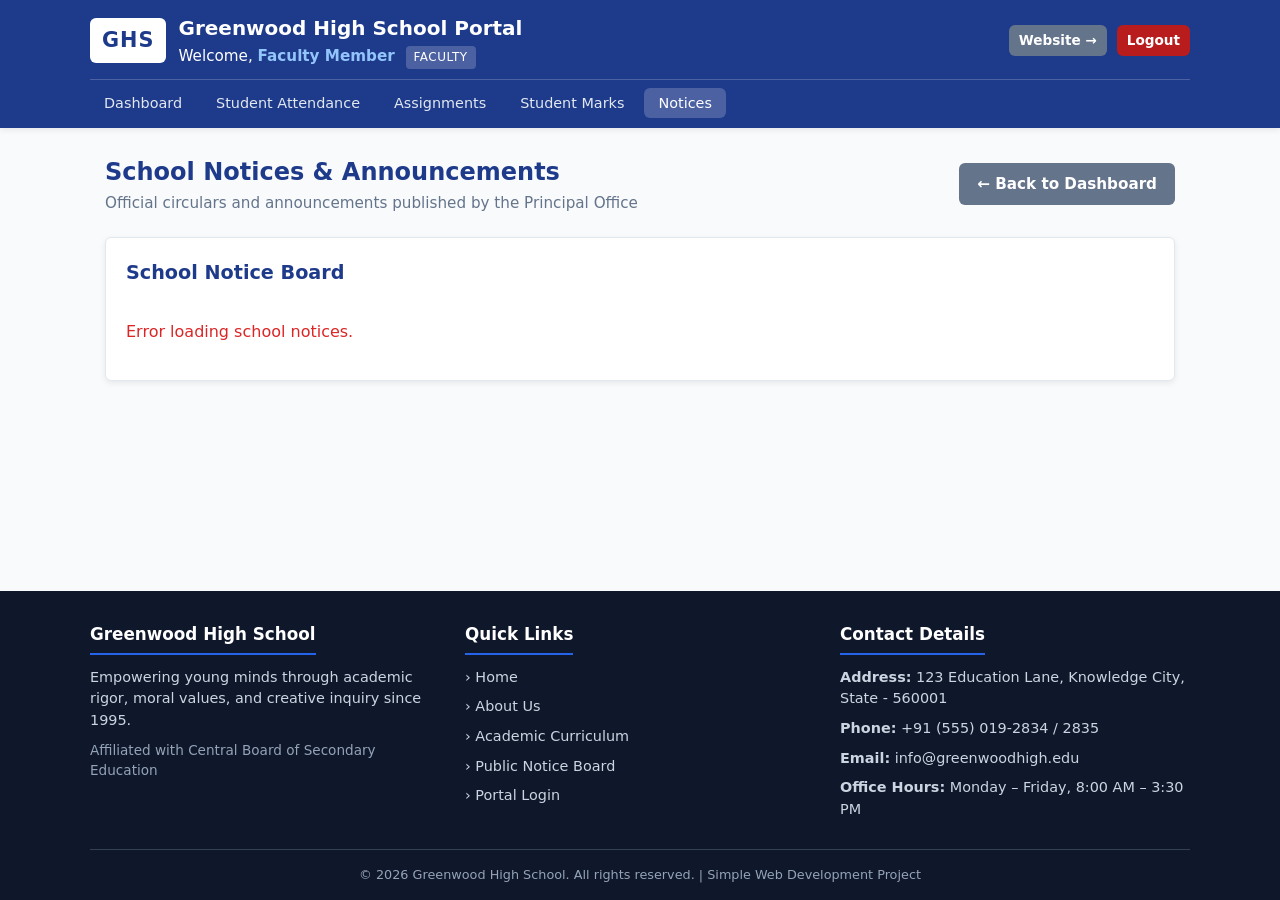
<file: web dev project/faculty/notices.html>
<!DOCTYPE html>
<html lang="en">

<head>
    <meta charset="UTF-8">
    <meta name="viewport" content="width=device-width, initial-scale=1.0">
    <title>School Notices - Greenwood High School</title>

    <link rel="stylesheet" href="../css/style.css">
</head>

<body>

    <!-- DASHBOARD HEADER -->
    <header class="dashboard-header">
        <div class="header-container">
            <!-- Top bar: User welcome and logout -->
            <div class="dashboard-user-bar" style="width: 100%;">
                <div class="logo-area">
                    <span class="logo-badge">GHS</span>
                    <div>
                        <div class="school-name-text">Greenwood High School Portal</div>
                        <div class="user-info">
                            Welcome, <strong>Faculty Member</strong>
                            <span class="role-badge">faculty</span>
                        </div>
                    </div>
                </div>

                <div style="display: flex; gap: 10px; align-items: center;">
                    <a href="../index.html" class="btn btn-sm btn-secondary" target="_blank"
                        title="View Public Website">Website &rarr;</a>
                    <a href="../backend/logout.php" class="btn btn-sm btn-danger">Logout</a>
                </div>
            </div>

            <!-- Dashboard Navigation Tabs -->
            <nav style="width: 100%;">
                <ul class="dashboard-nav">
                    <li><a href="dashboard.php">Dashboard</a></li>
                    <li><a href="attendance.html">Student Attendance</a></li>
                    <li><a href="assignments.html">Assignments</a></li>
                    <li><a href="marks.html">Student Marks</a></li>
                    <li><a href="notices.html" class="active">Notices</a></li>
                </ul>
            </nav>
        </div>
    </header>

    <main class="main-content">
        <!-- Alert container for feedback messages -->
        <div id="alert-container"></div>

        <div class="page-header">
            <div>
                <h2>School Notices &amp; Announcements</h2>
                <p style="color: var(--text-muted); font-size: 0.95rem;">Official circulars and announcements published
                    by the Principal Office</p>
            </div>
            <div>
                <a href="dashboard.php" class="btn btn-secondary">&larr; Back to Dashboard</a>
            </div>
        </div>

        <div class="card-table-wrapper">
            <h3>School Notice Board</h3>
            <div class="notice-board" id="faculty-notices-container"
                style="border: none; padding: 0; box-shadow: none;">
                <p style="color: var(--text-muted); padding: 15px 0;">Loading notices...</p>
            </div>
        </div>
    </main>


    <!-- DASHBOARD FOOTER -->
    <footer class="site-footer">
        <div class="footer-container">
            <div class="footer-col">
                <h4>Greenwood High School</h4>
                <p>Empowering young minds through academic rigor, moral values, and creative inquiry since 1995.</p>
                <p style="font-size: 0.85rem; color: #94a3b8;">Affiliated with Central Board of Secondary Education</p>
            </div>

            <div class="footer-col">
                <h4>Quick Links</h4>
                <p><a href="../index.html" style="color: #cbd5e1;">&rsaquo; Home</a></p>
                <p><a href="../index.html#about" style="color: #cbd5e1;">&rsaquo; About Us</a></p>
                <p><a href="../index.html#academics" style="color: #cbd5e1;">&rsaquo; Academic Curriculum</a></p>
                <p><a href="../index.html#notices" style="color: #cbd5e1;">&rsaquo; Public Notice Board</a></p>
                <p><a href="../login.html" style="color: #cbd5e1;">&rsaquo; Portal Login</a></p>
            </div>

            <div class="footer-col">
                <h4>Contact Details</h4>
                <p><strong>Address:</strong> 123 Education Lane, Knowledge City, State - 560001</p>
                <p><strong>Phone:</strong> +91 (555) 019-2834 / 2835</p>
                <p><strong>Email:</strong> info@greenwoodhigh.edu</p>
                <p><strong>Office Hours:</strong> Monday – Friday, 8:00 AM – 3:30 PM</p>
            </div>
        </div>

        <div class="footer-bottom">
            <p>&copy; 2026 Greenwood High School. All rights reserved. | Simple Web Development Project</p>
        </div>
    </footer>

    <!-- Main Client-Side JavaScript -->
    <script src="../js/script.js"></script>
</body>

</html>
</file>
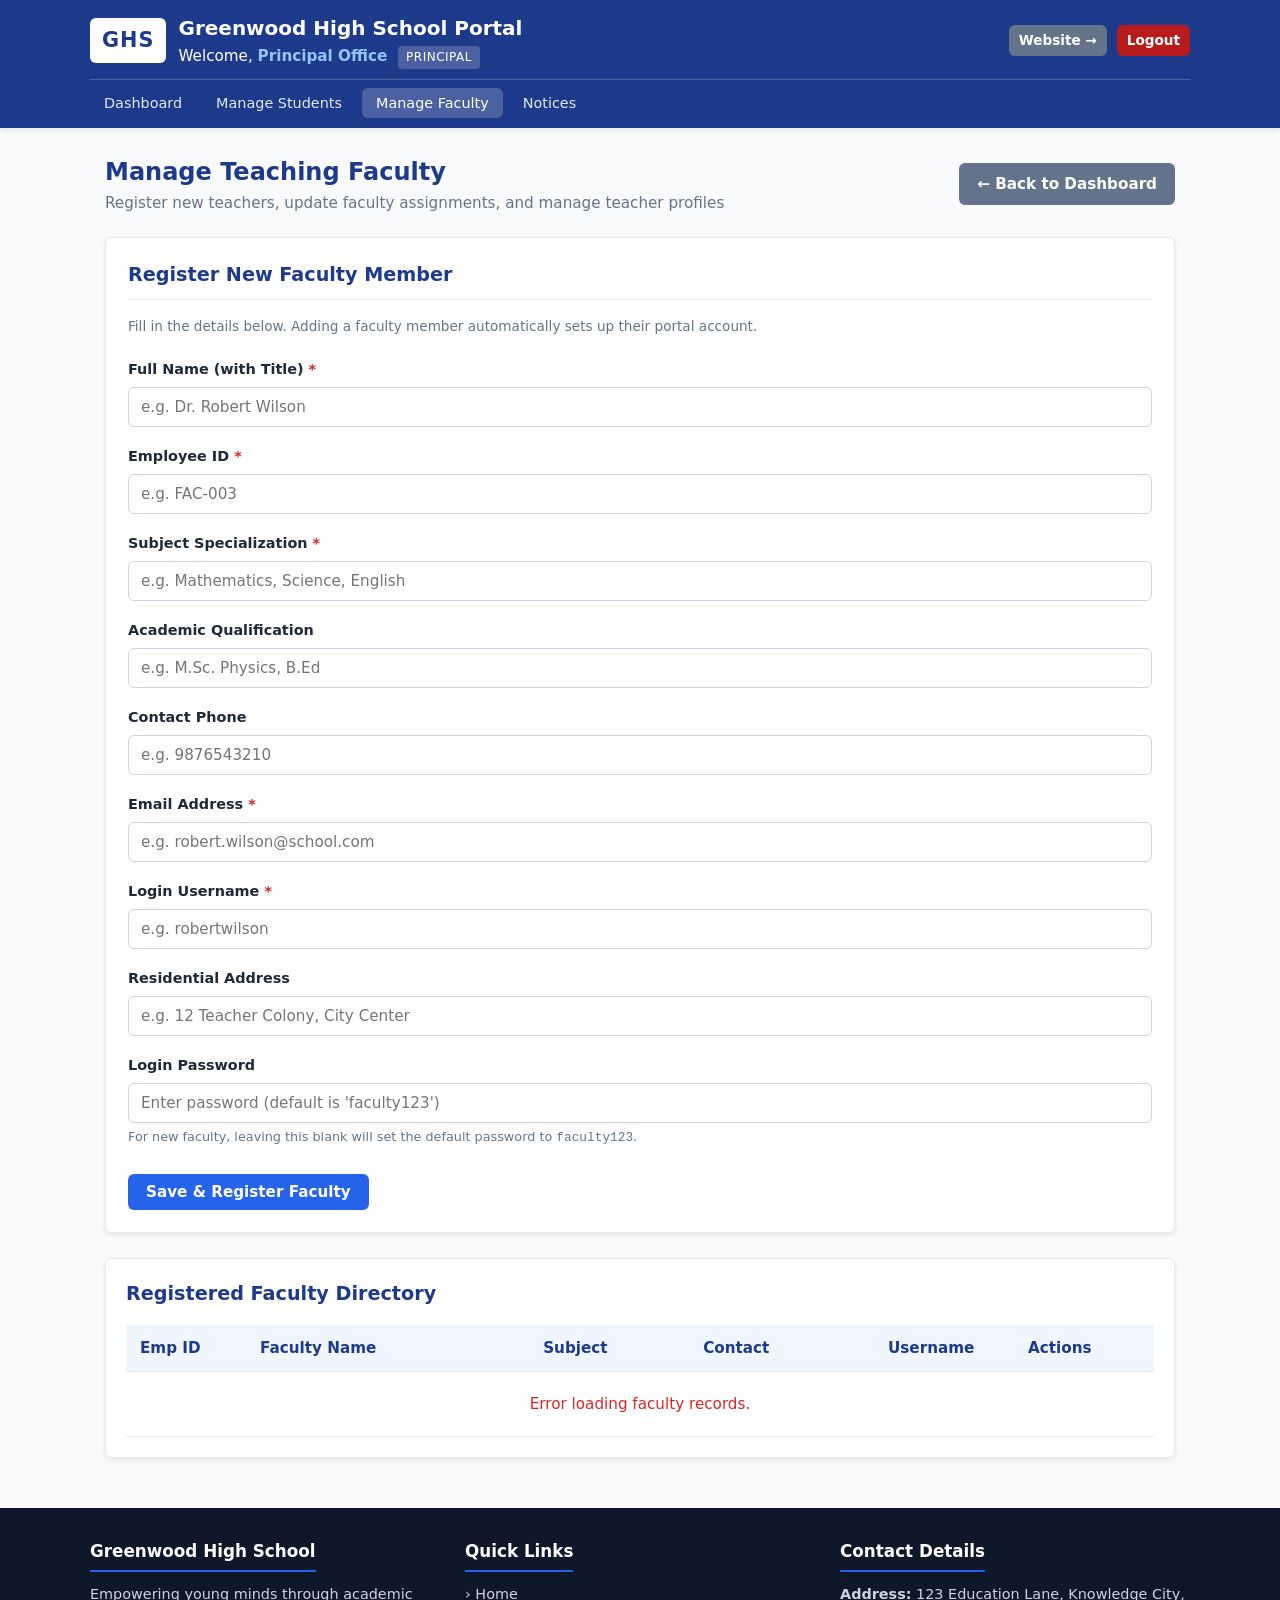
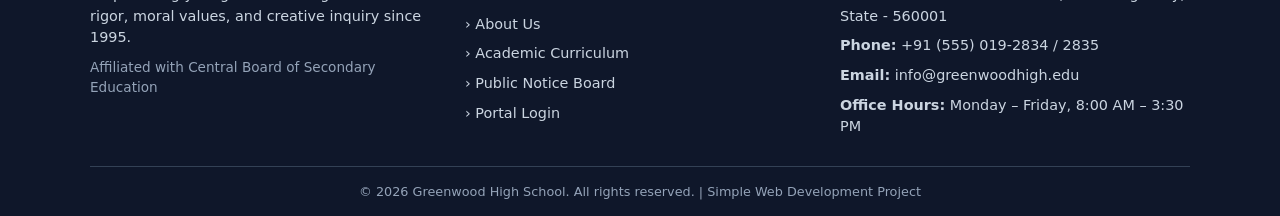
<file: web dev project/principal/faculty.html>
<!DOCTYPE html>
<html lang="en">

<head>
    <meta charset="UTF-8">
    <meta name="viewport" content="width=device-width, initial-scale=1.0">
    <title>Manage Faculty - Greenwood High School</title>

    <link rel="stylesheet" href="../css/style.css">
</head>

<body>

    <!-- DASHBOARD HEADER -->
    <header class="dashboard-header">
        <div class="header-container">
            <!-- Top bar: User welcome and logout -->
            <div class="dashboard-user-bar" style="width: 100%;">
                <div class="logo-area">
                    <span class="logo-badge">GHS</span>
                    <div>
                        <div class="school-name-text">Greenwood High School Portal</div>
                        <div class="user-info">
                            Welcome, <strong>Principal Office</strong>
                            <span class="role-badge">principal</span>
                        </div>
                    </div>
                </div>

                <div style="display: flex; gap: 10px; align-items: center;">
                    <a href="../index.html" class="btn btn-sm btn-secondary" target="_blank"
                        title="View Public Website">Website &rarr;</a>
                    <a href="../backend/logout.php" class="btn btn-sm btn-danger">Logout</a>
                </div>
            </div>

            <!-- Dashboard Navigation Tabs -->
            <nav style="width: 100%;">
                <ul class="dashboard-nav">
                    <li><a href="dashboard.php">Dashboard</a></li>
                    <li><a href="students.html">Manage Students</a></li>
                    <li><a href="faculty.html" class="active">Manage Faculty</a></li>
                    <li><a href="notices.html">Notices</a></li>
                </ul>
            </nav>
        </div>
    </header>


    <main class="main-content">
        <!-- Alert container for feedback messages -->
        <div id="alert-container"></div>

        <div class="page-header">
            <div>
                <h2>Manage Teaching Faculty</h2>
                <p style="color: var(--text-muted); font-size: 0.95rem;">Register new teachers, update faculty
                    assignments, and manage teacher profiles</p>
            </div>
            <div>
                <a href="dashboard.php" class="btn btn-secondary">&larr; Back to Dashboard</a>
            </div>
        </div>

        <!-- 1. ADD / EDIT FACULTY FORM -->
        <div class="form-card">
            <h3 id="form-heading">Register New Faculty Member</h3>
            <p style="color: var(--text-muted); font-size: 0.85rem; margin-bottom: 20px;">
                Fill in the details below. Adding a faculty member automatically sets up their portal account.
            </p>

            <form id="faculty-form" action="../backend/faculty.php" method="POST" data-validate>
                <input type="hidden" id="faculty_id" name="faculty_id" value="">

                <div class="form-grid">
                    <!-- Faculty Full Name -->
                    <div class="form-group">
                        <label for="full_name">Full Name (with Title) <span style="color: #dc2626;">*</span></label>
                        <input type="text" id="full_name" name="full_name" class="form-control"
                            placeholder="e.g. Dr. Robert Wilson" required>
                    </div>

                    <!-- Employee ID -->
                    <div class="form-group">
                        <label for="employee_id">Employee ID <span style="color: #dc2626;">*</span></label>
                        <input type="text" id="employee_id" name="employee_id" class="form-control"
                            placeholder="e.g. FAC-003" required>
                    </div>

                    <!-- Subject Specialization -->
                    <div class="form-group">
                        <label for="subject_specialization">Subject Specialization <span
                                style="color: #dc2626;">*</span></label>
                        <input type="text" id="subject_specialization" name="subject_specialization"
                            class="form-control" placeholder="e.g. Mathematics, Science, English" required>
                    </div>

                    <!-- Qualification -->
                    <div class="form-group">
                        <label for="qualification">Academic Qualification</label>
                        <input type="text" id="qualification" name="qualification" class="form-control"
                            placeholder="e.g. M.Sc. Physics, B.Ed">
                    </div>

                    <!-- Phone Number -->
                    <div class="form-group">
                        <label for="phone">Contact Phone</label>
                        <input type="text" id="phone" name="phone" class="form-control" placeholder="e.g. 9876543210">
                    </div>

                    <!-- Email Address -->
                    <div class="form-group">
                        <label for="email">Email Address <span style="color: #dc2626;">*</span></label>
                        <input type="email" id="email" name="email" class="form-control"
                            placeholder="e.g. robert.wilson@school.com" required>
                    </div>

                    <!-- Username -->
                    <div class="form-group">
                        <label for="username">Login Username <span style="color: #dc2626;">*</span></label>
                        <input type="text" id="username" name="username" class="form-control"
                            placeholder="e.g. robertwilson" required>
                    </div>

                    <!-- Address -->
                    <div class="form-group">
                        <label for="address">Residential Address</label>
                        <input type="text" id="address" name="address" class="form-control"
                            placeholder="e.g. 12 Teacher Colony, City Center">
                    </div>

                    <!-- Password -->
                    <div class="form-group full-width">
                        <label for="password">Login Password</label>
                        <input type="password" id="password" name="password" class="form-control"
                            placeholder="Enter password (default is 'faculty123')">
                        <span id="password-help"
                            style="font-size: 0.8rem; color: var(--text-muted); display: block; margin-top: 4px;">
                            For new faculty, leaving this blank will set the default password to
                            <code>faculty123</code>.
                        </span>
                    </div>
                </div>

                <div style="margin-top: 25px; display: flex; gap: 10px;">
                    <button type="submit" id="submit-btn" class="btn btn-primary">Save &amp; Register Faculty</button>
                    <a href="faculty.html" id="cancel-edit-btn" class="btn btn-secondary" style="display: none;">Cancel
                        Edit</a>
                </div>
            </form>
        </div>

        <!-- 2. REGISTERED FACULTY DIRECTORY -->
        <div class="card-table-wrapper">
            <h3>Registered Faculty Directory</h3>

            <table class="data-table">
                <thead>
                    <tr>
                        <th style="width: 120px;">Emp ID</th>
                        <th>Faculty Name</th>
                        <th style="width: 160px;">Subject</th>
                        <th>Contact</th>
                        <th style="width: 140px;">Username</th>
                        <th style="width: 140px;">Actions</th>
                    </tr>
                </thead>
                <tbody id="faculty-table-body">
                    <tr>
                        <td colspan="6" style="text-align: center; padding: 25px; color: var(--text-muted);">Loading
                            faculty directory...</td>
                    </tr>
                </tbody>
            </table>
        </div>
    </main>


    <!-- DASHBOARD FOOTER -->
    <footer class="site-footer">
        <div class="footer-container">
            <div class="footer-col">
                <h4>Greenwood High School</h4>
                <p>Empowering young minds through academic rigor, moral values, and creative inquiry since 1995.</p>
                <p style="font-size: 0.85rem; color: #94a3b8;">Affiliated with Central Board of Secondary Education</p>
            </div>

            <div class="footer-col">
                <h4>Quick Links</h4>
                <p><a href="../index.html" style="color: #cbd5e1;">&rsaquo; Home</a></p>
                <p><a href="../index.html#about" style="color: #cbd5e1;">&rsaquo; About Us</a></p>
                <p><a href="../index.html#academics" style="color: #cbd5e1;">&rsaquo; Academic Curriculum</a></p>
                <p><a href="../index.html#notices" style="color: #cbd5e1;">&rsaquo; Public Notice Board</a></p>
                <p><a href="../login.html" style="color: #cbd5e1;">&rsaquo; Portal Login</a></p>
            </div>

            <div class="footer-col">
                <h4>Contact Details</h4>
                <p><strong>Address:</strong> 123 Education Lane, Knowledge City, State - 560001</p>
                <p><strong>Phone:</strong> +91 (555) 019-2834 / 2835</p>
                <p><strong>Email:</strong> info@greenwoodhigh.edu</p>
                <p><strong>Office Hours:</strong> Monday – Friday, 8:00 AM – 3:30 PM</p>
            </div>
        </div>

        <div class="footer-bottom">
            <p>&copy; 2026 Greenwood High School. All rights reserved. | Simple Web Development Project</p>
        </div>
    </footer>

    <!-- Main Client-Side JavaScript -->
    <script src="../js/script.js"></script>
</body>

</html>
</file>
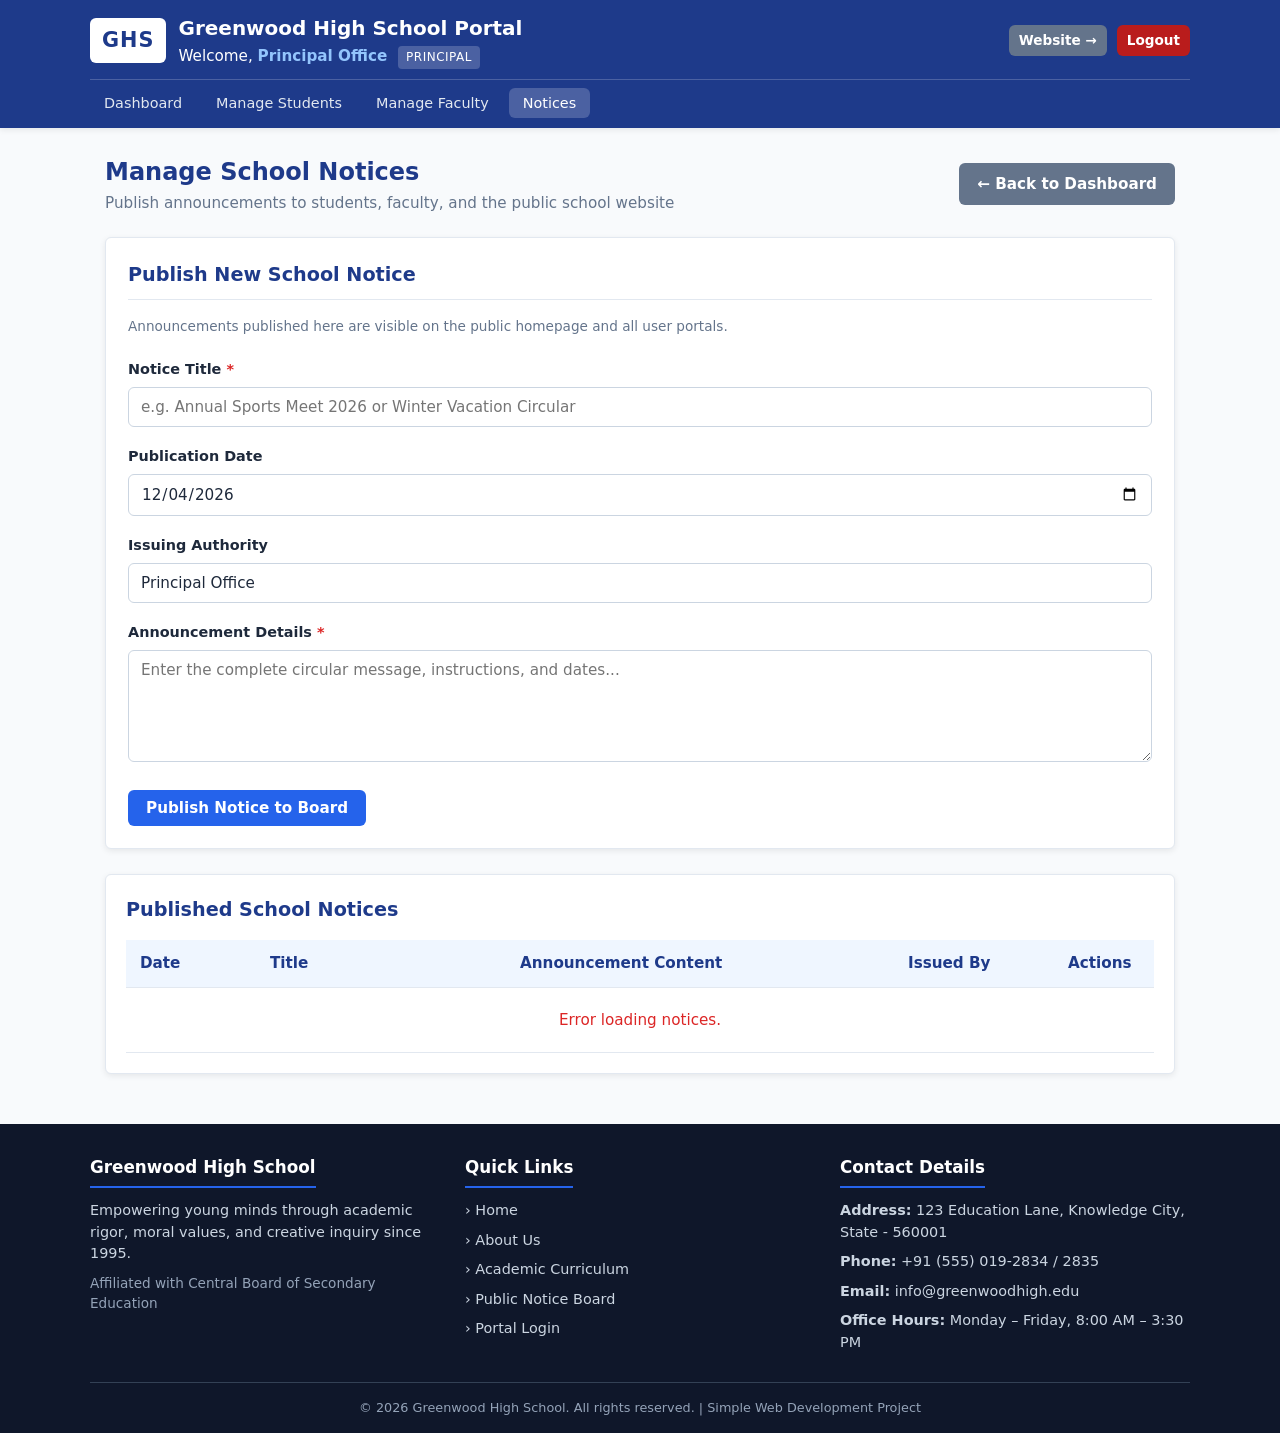
<file: web dev project/principal/notices.html>
<!DOCTYPE html>
<html lang="en">

<head>
    <meta charset="UTF-8">
    <meta name="viewport" content="width=device-width, initial-scale=1.0">
    <title>Manage Notices - Greenwood High School</title>

    <link rel="stylesheet" href="../css/style.css">
</head>

<body>

    <!-- DASHBOARD HEADER -->
    <header class="dashboard-header">
        <div class="header-container">
            <!-- Top bar: User welcome and logout -->
            <div class="dashboard-user-bar" style="width: 100%;">
                <div class="logo-area">
                    <span class="logo-badge">GHS</span>
                    <div>
                        <div class="school-name-text">Greenwood High School Portal</div>
                        <div class="user-info">
                            Welcome, <strong>Principal Office</strong>
                            <span class="role-badge">principal</span>
                        </div>
                    </div>
                </div>

                <div style="display: flex; gap: 10px; align-items: center;">
                    <a href="../index.html" class="btn btn-sm btn-secondary" target="_blank"
                        title="View Public Website">Website &rarr;</a>
                    <a href="../backend/logout.php" class="btn btn-sm btn-danger">Logout</a>
                </div>
            </div>

            <!-- Dashboard Navigation Tabs -->
            <nav style="width: 100%;">
                <ul class="dashboard-nav">
                    <li><a href="dashboard.php">Dashboard</a></li>
                    <li><a href="students.html">Manage Students</a></li>
                    <li><a href="faculty.html">Manage Faculty</a></li>
                    <li><a href="notices.html" class="active">Notices</a></li>
                </ul>
            </nav>
        </div>
    </header>

    <main class="main-content">
        <!-- Alert container for feedback messages -->
        <div id="alert-container"></div>

        <div class="page-header">
            <div>
                <h2>Manage School Notices</h2>
                <p style="color: var(--text-muted); font-size: 0.95rem;">Publish announcements to students, faculty, and
                    the public school website</p>
            </div>
            <div>
                <a href="dashboard.php" class="btn btn-secondary">&larr; Back to Dashboard</a>
            </div>
        </div>

        <!-- 1. PUBLISH NOTICE FORM -->
        <div class="form-card">
            <h3>Publish New School Notice</h3>
            <p style="color: var(--text-muted); font-size: 0.85rem; margin-bottom: 20px;">
                Announcements published here are visible on the public homepage and all user portals.
            </p>

            <form id="notice-form" action="../backend/notices.php" method="POST" data-validate>
                <div class="form-grid">
                    <!-- Notice Title -->
                    <div class="form-group full-width">
                        <label for="title">Notice Title <span style="color: #dc2626;">*</span></label>
                        <input type="text" id="title" name="title" class="form-control"
                            placeholder="e.g. Annual Sports Meet 2026 or Winter Vacation Circular" required>
                    </div>

                    <!-- Publication Date -->
                    <div class="form-group">
                        <label for="posted_date">Publication Date</label>
                        <input type="date" id="posted_date" name="posted_date" class="form-control">
                    </div>

                    <!-- Issued By -->
                    <div class="form-group">
                        <label for="posted_by">Issuing Authority</label>
                        <input type="text" id="posted_by" name="posted_by" class="form-control" value="Principal Office"
                            required>
                    </div>

                    <!-- Announcement Body -->
                    <div class="form-group full-width">
                        <label for="content">Announcement Details <span style="color: #dc2626;">*</span></label>
                        <textarea id="content" name="content" class="form-control" rows="5"
                            placeholder="Enter the complete circular message, instructions, and dates..."
                            required></textarea>
                    </div>
                </div>

                <div style="margin-top: 20px;">
                    <button type="submit" class="btn btn-primary">Publish Notice to Board</button>
                </div>
            </form>
        </div>

        <!-- 2. PUBLISHED NOTICES LIST -->
        <div class="card-table-wrapper">
            <h3>Published School Notices</h3>

            <table class="data-table">
                <thead>
                    <tr>
                        <th style="width: 130px;">Date</th>
                        <th style="width: 250px;">Title</th>
                        <th>Announcement Content</th>
                        <th style="width: 160px;">Issued By</th>
                        <th style="width: 100px;">Actions</th>
                    </tr>
                </thead>
                <tbody id="principal-notices-table-body">
                    <tr>
                        <td colspan="5" style="text-align: center; padding: 25px; color: var(--text-muted);">Loading
                            notices...</td>
                    </tr>
                </tbody>
            </table>
        </div>
    </main>


    <!--  DASHBOARD FOOTER -->
    <footer class="site-footer">
        <div class="footer-container">
            <div class="footer-col">
                <h4>Greenwood High School</h4>
                <p>Empowering young minds through academic rigor, moral values, and creative inquiry since 1995.</p>
                <p style="font-size: 0.85rem; color: #94a3b8;">Affiliated with Central Board of Secondary Education</p>
            </div>

            <div class="footer-col">
                <h4>Quick Links</h4>
                <p><a href="../index.html" style="color: #cbd5e1;">&rsaquo; Home</a></p>
                <p><a href="../index.html#about" style="color: #cbd5e1;">&rsaquo; About Us</a></p>
                <p><a href="../index.html#academics" style="color: #cbd5e1;">&rsaquo; Academic Curriculum</a></p>
                <p><a href="../index.html#notices" style="color: #cbd5e1;">&rsaquo; Public Notice Board</a></p>
                <p><a href="../login.html" style="color: #cbd5e1;">&rsaquo; Portal Login</a></p>
            </div>

            <div class="footer-col">
                <h4>Contact Details</h4>
                <p><strong>Address:</strong> 123 Education Lane, Knowledge City, State - 560001</p>
                <p><strong>Phone:</strong> +91 (555) 019-2834 / 2835</p>
                <p><strong>Email:</strong> info@greenwoodhigh.edu</p>
                <p><strong>Office Hours:</strong> Monday – Friday, 8:00 AM – 3:30 PM</p>
            </div>
        </div>

        <div class="footer-bottom">
            <p>&copy; 2026 Greenwood High School. All rights reserved. | Simple Web Development Project</p>
        </div>
    </footer>

    <!-- Main Client-Side JavaScript -->
    <script src="../js/script.js"></script>
    <script>
        document.getElementById('posted_date').value = new Date().toISOString().split('T')[0];
    </script>
</body>

</html>
</file>
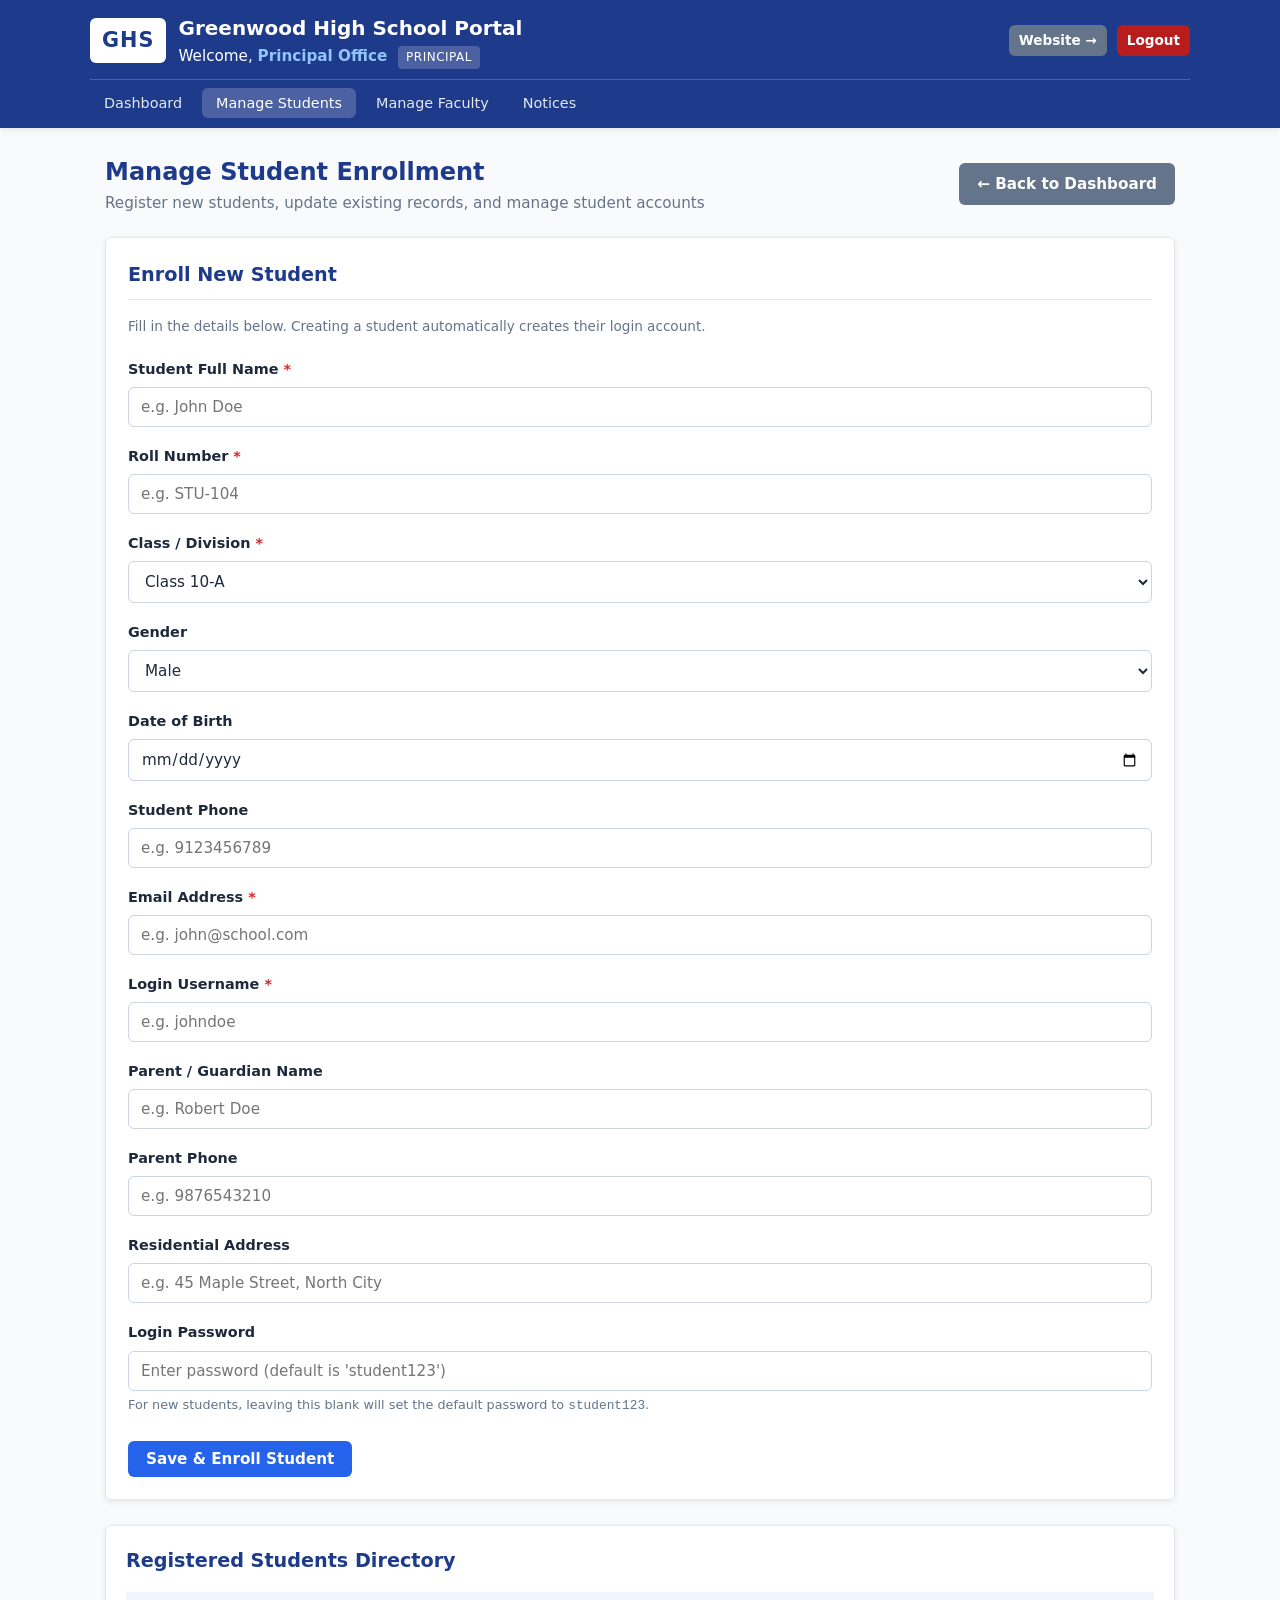
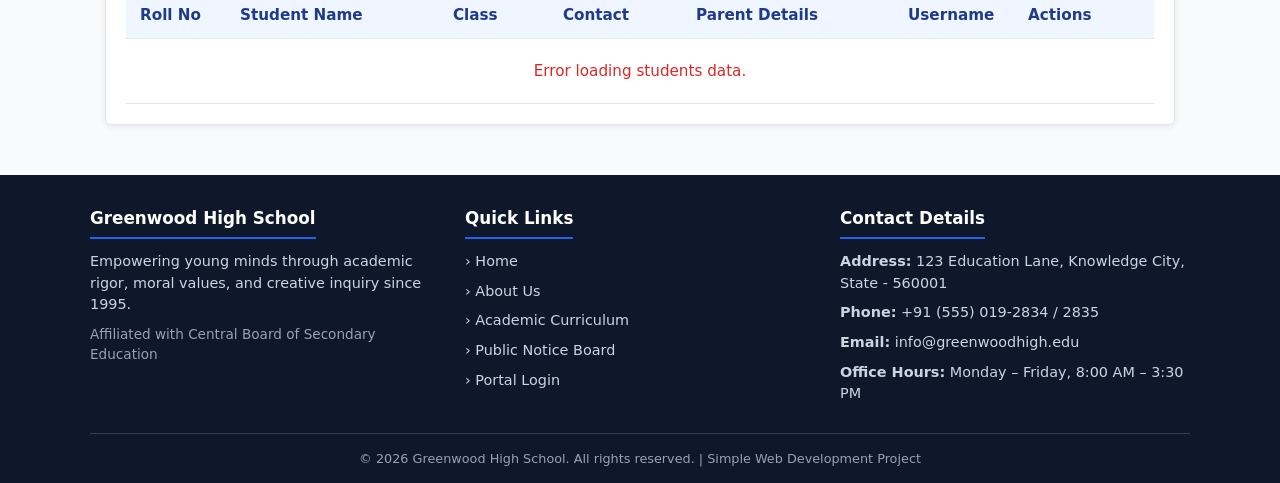
<file: web dev project/principal/students.html>
<!DOCTYPE html>
<html lang="en">

<head>
    <meta charset="UTF-8">
    <meta name="viewport" content="width=device-width, initial-scale=1.0">
    <title>Manage Students - Greenwood High School</title>

    <link rel="stylesheet" href="../css/style.css">
</head>

<body>

    <!-- DASHBOARD HEADER -->
    <header class="dashboard-header">
        <div class="header-container">
            <!-- Top bar: User welcome and logout -->
            <div class="dashboard-user-bar" style="width: 100%;">
                <div class="logo-area">
                    <span class="logo-badge">GHS</span>
                    <div>
                        <div class="school-name-text">Greenwood High School Portal</div>
                        <div class="user-info">
                            Welcome, <strong>Principal Office</strong>
                            <span class="role-badge">principal</span>
                        </div>
                    </div>
                </div>

                <div style="display: flex; gap: 10px; align-items: center;">
                    <a href="../index.html" class="btn btn-sm btn-secondary" target="_blank"
                        title="View Public Website">Website &rarr;</a>
                    <a href="../backend/logout.php" class="btn btn-sm btn-danger">Logout</a>
                </div>
            </div>

            <!-- Dashboard Navigation Tabs -->
            <nav style="width: 100%;">
                <ul class="dashboard-nav">
                    <li><a href="dashboard.php">Dashboard</a></li>
                    <li><a href="students.html" class="active">Manage Students</a></li>
                    <li><a href="faculty.html">Manage Faculty</a></li>
                    <li><a href="notices.html">Notices</a></li>
                </ul>
            </nav>
        </div>
    </header>


    <main class="main-content">
        <!-- Alert container for feedback messages -->
        <div id="alert-container"></div>

        <div class="page-header">
            <div>
                <h2>Manage Student Enrollment</h2>
                <p style="color: var(--text-muted); font-size: 0.95rem;">Register new students, update existing records,
                    and manage student accounts</p>
            </div>
            <div>
                <a href="dashboard.php" class="btn btn-secondary">&larr; Back to Dashboard</a>
            </div>
        </div>

        <!-- 1. ADD / EDIT STUDENT FORM -->
        <div class="form-card">
            <h3 id="form-heading">Enroll New Student</h3>
            <p style="color: var(--text-muted); font-size: 0.85rem; margin-bottom: 20px;">
                Fill in the details below. Creating a student automatically creates their login account.
            </p>

            <form id="student-form" action="../backend/students.php" method="POST" data-validate>
                <input type="hidden" id="student_id" name="student_id" value="">

                <div class="form-grid">
                    <!-- Student Full Name -->
                    <div class="form-group">
                        <label for="full_name">Student Full Name <span style="color: #dc2626;">*</span></label>
                        <input type="text" id="full_name" name="full_name" class="form-control"
                            placeholder="e.g. John Doe" required>
                    </div>

                    <!-- Roll Number -->
                    <div class="form-group">
                        <label for="roll_number">Roll Number <span style="color: #dc2626;">*</span></label>
                        <input type="text" id="roll_number" name="roll_number" class="form-control"
                            placeholder="e.g. STU-104" required>
                    </div>

                    <!-- Class Name -->
                    <div class="form-group">
                        <label for="class_name">Class / Division <span style="color: #dc2626;">*</span></label>
                        <select id="class_name" name="class_name" class="form-control" required>
                            <option value="Class 10-A">Class 10-A</option>
                            <option value="Class 10-B">Class 10-B</option>
                            <option value="Class 9-A">Class 9-A</option>
                            <option value="Class 9-B">Class 9-B</option>
                            <option value="Class 8-A">Class 8-A</option>
                            <option value="Class 8-B">Class 8-B</option>
                        </select>
                    </div>

                    <!-- Gender -->
                    <div class="form-group">
                        <label for="gender">Gender</label>
                        <select id="gender" name="gender" class="form-control">
                            <option value="Male">Male</option>
                            <option value="Female">Female</option>
                            <option value="Other">Other</option>
                        </select>
                    </div>

                    <!-- Date of Birth -->
                    <div class="form-group">
                        <label for="dob">Date of Birth</label>
                        <input type="date" id="dob" name="dob" class="form-control">
                    </div>

                    <!-- Student Phone -->
                    <div class="form-group">
                        <label for="phone">Student Phone</label>
                        <input type="text" id="phone" name="phone" class="form-control" placeholder="e.g. 9123456789">
                    </div>

                    <!-- Email Address -->
                    <div class="form-group">
                        <label for="email">Email Address <span style="color: #dc2626;">*</span></label>
                        <input type="email" id="email" name="email" class="form-control"
                            placeholder="e.g. john@school.com" required>
                    </div>

                    <!-- Login Username -->
                    <div class="form-group">
                        <label for="username">Login Username <span style="color: #dc2626;">*</span></label>
                        <input type="text" id="username" name="username" class="form-control" placeholder="e.g. johndoe"
                            required>
                    </div>

                    <!-- Parent / Guardian Name -->
                    <div class="form-group">
                        <label for="parent_name">Parent / Guardian Name</label>
                        <input type="text" id="parent_name" name="parent_name" class="form-control"
                            placeholder="e.g. Robert Doe">
                    </div>

                    <!-- Parent Phone -->
                    <div class="form-group">
                        <label for="parent_phone">Parent Phone</label>
                        <input type="text" id="parent_phone" name="parent_phone" class="form-control"
                            placeholder="e.g. 9876543210">
                    </div>

                    <!-- Address -->
                    <div class="form-group full-width">
                        <label for="address">Residential Address</label>
                        <input type="text" id="address" name="address" class="form-control"
                            placeholder="e.g. 45 Maple Street, North City">
                    </div>

                    <!-- Password -->
                    <div class="form-group full-width">
                        <label for="password">Login Password</label>
                        <input type="password" id="password" name="password" class="form-control"
                            placeholder="Enter password (default is 'student123')">
                        <span id="password-help"
                            style="font-size: 0.8rem; color: var(--text-muted); display: block; margin-top: 4px;">
                            For new students, leaving this blank will set the default password to
                            <code>student123</code>.
                        </span>
                    </div>
                </div>

                <div style="margin-top: 25px; display: flex; gap: 10px;">
                    <button type="submit" id="submit-btn" class="btn btn-primary">Save &amp; Enroll Student</button>
                    <a href="students.html" id="cancel-edit-btn" class="btn btn-secondary" style="display: none;">Cancel
                        Edit</a>
                </div>
            </form>
        </div>

        <!-- 2. REGISTERED STUDENTS DIRECTORY -->
        <div class="card-table-wrapper">
            <h3>Registered Students Directory</h3>

            <table class="data-table">
                <thead>
                    <tr>
                        <th style="width: 100px;">Roll No</th>
                        <th>Student Name</th>
                        <th style="width: 110px;">Class</th>
                        <th>Contact</th>
                        <th>Parent Details</th>
                        <th style="width: 120px;">Username</th>
                        <th style="width: 140px;">Actions</th>
                    </tr>
                </thead>
                <tbody id="students-table-body">
                    <tr>
                        <td colspan="7" style="text-align: center; padding: 25px; color: var(--text-muted);">Loading
                            students directory...</td>
                    </tr>
                </tbody>
            </table>
        </div>
    </main>


    <!--  DASHBOARD FOOTER -->
    <footer class="site-footer">
        <div class="footer-container">
            <div class="footer-col">
                <h4>Greenwood High School</h4>
                <p>Empowering young minds through academic rigor, moral values, and creative inquiry since 1995.</p>
                <p style="font-size: 0.85rem; color: #94a3b8;">Affiliated with Central Board of Secondary Education</p>
            </div>

            <div class="footer-col">
                <h4>Quick Links</h4>
                <p><a href="../index.html" style="color: #cbd5e1;">&rsaquo; Home</a></p>
                <p><a href="../index.html#about" style="color: #cbd5e1;">&rsaquo; About Us</a></p>
                <p><a href="../index.html#academics" style="color: #cbd5e1;">&rsaquo; Academic Curriculum</a></p>
                <p><a href="../index.html#notices" style="color: #cbd5e1;">&rsaquo; Public Notice Board</a></p>
                <p><a href="../login.html" style="color: #cbd5e1;">&rsaquo; Portal Login</a></p>
            </div>

            <div class="footer-col">
                <h4>Contact Details</h4>
                <p><strong>Address:</strong> 123 Education Lane, Knowledge City, State - 560001</p>
                <p><strong>Phone:</strong> +91 (555) 019-2834 / 2835</p>
                <p><strong>Email:</strong> info@greenwoodhigh.edu</p>
                <p><strong>Office Hours:</strong> Monday – Friday, 8:00 AM – 3:30 PM</p>
            </div>
        </div>

        <div class="footer-bottom">
            <p>&copy; 2026 Greenwood High School. All rights reserved. | Simple Web Development Project</p>
        </div>
    </footer>

    <!-- Main Client-Side JavaScript -->
    <script src="../js/script.js"></script>
</body>

</html>
</file>
<file: web dev project/css/style.css>
/* 1. CSS Variables & Reset */
:root {
  --primary-blue: #1e3a8a;
  --accent-blue: #2563eb;
  --hover-blue: #1d4ed8;
  --light-blue: #eff6ff;
  --border-blue: #bfdbfe;
  --text-dark: #1e293b;
  --text-muted: #64748b;
  --bg-light: #f8fafc;
  --white: #ffffff;
  --success-green: #15803d;
  --success-bg: #dcfce7;
  --danger-red: #b91c1c;
  --danger-bg: #fee2e2;
  --font-stack: system-ui, -apple-system, 'Segoe UI', Roboto, Helvetica, Arial, sans-serif;
  --shadow: 0 2px 6px rgba(0, 0, 0, 0.08);
  --border-radius: 6px;
}

* {
  box-sizing: border-box;
  margin: 0;
  padding: 0;
}

body {
  font-family: var(--font-stack);
  background-color: var(--bg-light);
  color: var(--text-dark);
  line-height: 1.6;
  min-height: 100vh;
  display: flex;
  flex-direction: column;
}

a {
  color: var(--accent-blue);
  text-decoration: none;
}

a:hover {
  text-decoration: underline;
}

/* 2. Public Header & Navigation */
.site-header {
  background-color: var(--primary-blue);
  color: var(--white);
  padding: 12px 20px;
  box-shadow: var(--shadow);
}

.header-container {
  max-width: 1100px;
  margin: 0 auto;
  display: flex;
  justify-content: space-between;
  align-items: center;
  flex-wrap: wrap;
}

.logo-area {
  display: flex;
  align-items: center;
  gap: 12px;
}

.logo-badge {
  background-color: var(--white);
  color: var(--primary-blue);
  font-weight: 800;
  font-size: 1.3rem;
  padding: 6px 12px;
  border-radius: var(--border-radius);
  letter-spacing: 1px;
}

.school-name-text {
  font-size: 1.25rem;
  font-weight: 700;
  color: var(--white);
}

.school-tagline {
  font-size: 0.8rem;
  color: #cbd5e1;
}

/* Nav Menu */
.nav-menu {
  display: flex;
  list-style: none;
  gap: 8px;
  align-items: center;
}

.nav-link {
  color: #f1f5f9;
  padding: 8px 14px;
  border-radius: var(--border-radius);
  font-weight: 500;
  font-size: 0.95rem;
  transition: background-color 0.2s ease;
}

.nav-link:hover,
.nav-link.active {
  background-color: rgba(255, 255, 255, 0.2);
  color: var(--white);
  text-decoration: none;
}

.nav-link-login {
  background-color: var(--white);
  color: var(--primary-blue);
  font-weight: 600;
}

.nav-link-login:hover {
  background-color: #f1f5f9;
  color: var(--hover-blue);
}

/* Mobile Nav Toggle Button */
.menu-toggle {
  display: none;
  background: none;
  border: 1px solid rgba(255, 255, 255, 0.4);
  color: var(--white);
  font-size: 1.3rem;
  padding: 6px 12px;
  border-radius: var(--border-radius);
  cursor: pointer;
}

/* --- 3. Main Content Container --- */
.main-content {
  flex: 1;
  max-width: 1100px;
  width: 100%;
  margin: 25px auto;
  padding: 0 15px;
}

/* 4. Home Page Sections */
/* Hero Section */
.hero-banner {
  background: linear-gradient(135deg, #1e3a8a, #3b82f6);
  color: var(--white);
  padding: 45px 30px;
  border-radius: var(--border-radius);
  margin-bottom: 30px;
  text-align: center;
  box-shadow: var(--shadow);
}

.hero-banner h1 {
  font-size: 2.2rem;
  margin-bottom: 12px;
}

.hero-banner p {
  font-size: 1.1rem;
  max-width: 750px;
  margin: 0 auto 20px auto;
  color: #e2e8f0;
}

.hero-buttons {
  display: flex;
  justify-content: center;
  gap: 15px;
  flex-wrap: wrap;
}

/* Facilities Section */
.section-block {
  margin-bottom: 35px;
}

.section-title {
  font-size: 1.5rem;
  color: var(--primary-blue);
  margin-bottom: 18px;
  padding-bottom: 8px;
  border-bottom: 2px solid var(--border-blue);
  display: flex;
  align-items: center;
  gap: 10px;
}

.grid-cards {
  display: grid;
  grid-template-columns: repeat(auto-fit, minmax(240px, 1fr));
  gap: 20px;
}

.facility-card {
  background: var(--white);
  border: 1px solid #e2e8f0;
  border-top: 4px solid var(--accent-blue);
  border-radius: var(--border-radius);
  padding: 20px;
  box-shadow: var(--shadow);
}

.facility-card h3 {
  color: var(--primary-blue);
  font-size: 1.15rem;
  margin-bottom: 8px;
}

.facility-card p {
  color: var(--text-muted);
  font-size: 0.95rem;
}

/* Notice Board */
.notice-board {
  background: var(--white);
  border: 1px solid #e2e8f0;
  border-radius: var(--border-radius);
  padding: 20px;
  box-shadow: var(--shadow);
}

.notice-item {
  padding: 15px 0;
  border-bottom: 1px solid #f1f5f9;
}

.notice-item:last-child {
  border-bottom: none;
  padding-bottom: 0;
}

.notice-header {
  display: flex;
  justify-content: space-between;
  align-items: baseline;
  margin-bottom: 6px;
  flex-wrap: wrap;
  gap: 8px;
}

.notice-title {
  font-weight: 700;
  color: var(--primary-blue);
  font-size: 1.05rem;
}

.notice-date {
  font-size: 0.85rem;
  color: var(--text-muted);
  background-color: var(--light-blue);
  padding: 3px 8px;
  border-radius: 4px;
}

.notice-content {
  color: var(--text-dark);
  font-size: 0.95rem;
}

.notice-author {
  font-size: 0.8rem;
  color: var(--text-muted);
  margin-top: 5px;
  font-style: italic;
}

/* About & Academics Info Cards */
.info-box {
  background: var(--white);
  border: 1px solid #e2e8f0;
  border-radius: var(--border-radius);
  padding: 22px;
  margin-bottom: 25px;
  box-shadow: var(--shadow);
}

.info-box p {
  margin-bottom: 12px;
}

.info-box p:last-child {
  margin-bottom: 0;
}

/* 5. Login Card */
.login-container {
  max-width: 440px;
  margin: 40px auto;
}

.login-card {
  background: var(--white);
  border: 1px solid #e2e8f0;
  border-top: 5px solid var(--primary-blue);
  border-radius: var(--border-radius);
  padding: 30px 25px;
  box-shadow: var(--shadow);
}

.login-card h2 {
  color: var(--primary-blue);
  text-align: center;
  margin-bottom: 8px;
  font-size: 1.6rem;
}

.login-card p.subtitle {
  text-align: center;
  color: var(--text-muted);
  font-size: 0.9rem;
  margin-bottom: 22px;
}

/* Form Styles */
.form-group {
  margin-bottom: 18px;
}

.form-group label {
  display: block;
  font-weight: 600;
  margin-bottom: 6px;
  font-size: 0.9rem;
  color: var(--text-dark);
}

.form-control {
  width: 100%;
  padding: 10px 12px;
  border: 1px solid #cbd5e1;
  border-radius: var(--border-radius);
  font-size: 0.95rem;
  font-family: inherit;
  background-color: var(--white);
  color: var(--text-dark);
}

.form-control:focus {
  outline: none;
  border-color: var(--accent-blue);
  box-shadow: 0 0 0 3px rgba(37, 99, 235, 0.15);
}

textarea.form-control {
  resize: vertical;
  min-height: 80px;
}

.form-row {
  display: flex;
  gap: 15px;
}

.form-row .form-group {
  flex: 1;
}

/* Buttons */
.btn {
  display: inline-block;
  font-family: inherit;
  font-size: 0.95rem;
  font-weight: 600;
  text-align: center;
  padding: 9px 18px;
  border-radius: var(--border-radius);
  border: none;
  cursor: pointer;
  text-decoration: none;
  transition: background-color 0.15s ease;
}

.btn-primary {
  background-color: var(--accent-blue);
  color: var(--white);
}

.btn-primary:hover {
  background-color: var(--hover-blue);
  text-decoration: none;
  color: var(--white);
}

.btn-secondary {
  background-color: #64748b;
  color: var(--white);
}

.btn-secondary:hover {
  background-color: #475569;
  text-decoration: none;
  color: var(--white);
}

.btn-danger {
  background-color: var(--danger-red);
  color: var(--white);
}

.btn-danger:hover {
  background-color: #991b1b;
  text-decoration: none;
  color: var(--white);
}

.btn-success {
  background-color: var(--success-green);
  color: var(--white);
}

.btn-success:hover {
  background-color: #166534;
  text-decoration: none;
  color: var(--white);
}

.btn-sm {
  padding: 5px 10px;
  font-size: 0.85rem;
}

.btn-block {
  display: block;
  width: 100%;
}

/* 6. Alerts & Messages */
.alert {
  padding: 12px 16px;
  border-radius: var(--border-radius);
  margin-bottom: 20px;
  font-size: 0.95rem;
  border: 1px solid transparent;
}

.alert-error {
  background-color: var(--danger-bg);
  color: var(--danger-red);
  border-color: #fca5a5;
}

.alert-success {
  background-color: var(--success-bg);
  color: var(--success-green);
  border-color: #86efac;
}

.alert-info {
  background-color: var(--light-blue);
  color: var(--primary-blue);
  border-color: var(--border-blue);
}

/* 7. Dashboard Layout & Navigation */
.dashboard-header {
  background-color: var(--primary-blue);
  color: var(--white);
  padding: 12px 20px;
  box-shadow: var(--shadow);
}

.dashboard-user-bar {
  display: flex;
  justify-content: space-between;
  align-items: center;
  flex-wrap: wrap;
  gap: 10px;
  padding-bottom: 10px;
  border-bottom: 1px solid rgba(255, 255, 255, 0.2);
}

.user-info {
  font-size: 0.95rem;
}

.user-info strong {
  color: #93c5fd;
}

.role-badge {
  display: inline-block;
  background-color: rgba(255, 255, 255, 0.2);
  color: var(--white);
  font-size: 0.75rem;
  padding: 2px 8px;
  border-radius: 4px;
  text-transform: uppercase;
  margin-left: 6px;
  letter-spacing: 0.5px;
}

.dashboard-nav {
  display: flex;
  gap: 6px;
  list-style: none;
  padding-top: 10px;
  flex-wrap: wrap;
}

.dashboard-nav a {
  color: #e2e8f0;
  padding: 7px 14px;
  border-radius: var(--border-radius);
  font-size: 0.9rem;
  font-weight: 500;
  transition: background-color 0.15s ease;
}

.dashboard-nav a:hover,
.dashboard-nav a.active {
  background-color: rgba(255, 255, 255, 0.2);
  color: var(--white);
  text-decoration: none;
}

/* Page Header in Dashboards */
.page-header {
  display: flex;
  justify-content: space-between;
  align-items: center;
  margin-bottom: 22px;
  flex-wrap: wrap;
  gap: 12px;
}

.page-header h2 {
  color: var(--primary-blue);
  font-size: 1.5rem;
}

/* Stat Cards */
.stats-grid {
  display: grid;
  grid-template-columns: repeat(auto-fit, minmax(200px, 1fr));
  gap: 18px;
  margin-bottom: 28px;
}

.stat-card {
  background: var(--white);
  border: 1px solid #e2e8f0;
  border-radius: var(--border-radius);
  padding: 18px 20px;
  box-shadow: var(--shadow);
  border-left: 5px solid var(--accent-blue);
}

.stat-card.green {
  border-left-color: var(--success-green);
}

.stat-card.purple {
  border-left-color: #7c3aed;
}

.stat-card.orange {
  border-left-color: #ea580c;
}

.stat-title {
  font-size: 0.85rem;
  color: var(--text-muted);
  text-transform: uppercase;
  letter-spacing: 0.5px;
  font-weight: 600;
  margin-bottom: 5px;
}

.stat-value {
  font-size: 1.8rem;
  font-weight: 700;
  color: var(--primary-blue);
}

.stat-desc {
  font-size: 0.8rem;
  color: var(--text-muted);
  margin-top: 4px;
}

/* 8. Tables */
.card-table-wrapper {
  background: var(--white);
  border: 1px solid #e2e8f0;
  border-radius: var(--border-radius);
  padding: 20px;
  box-shadow: var(--shadow);
  margin-bottom: 25px;
  overflow-x: auto;
}

.card-table-wrapper h3 {
  color: var(--primary-blue);
  font-size: 1.2rem;
  margin-bottom: 15px;
}

table.data-table {
  width: 100%;
  border-collapse: collapse;
  font-size: 0.95rem;
}

table.data-table th,
table.data-table td {
  padding: 11px 14px;
  text-align: left;
  border-bottom: 1px solid #e2e8f0;
}

table.data-table th {
  background-color: var(--light-blue);
  color: var(--primary-blue);
  font-weight: 600;
  white-space: nowrap;
}

table.data-table tr:hover {
  background-color: #f8fafc;
}

/* Attendance Status Badges */
.badge-status {
  display: inline-block;
  padding: 3px 8px;
  border-radius: 4px;
  font-size: 0.8rem;
  font-weight: 600;
}

.badge-present {
  background-color: var(--success-bg);
  color: var(--success-green);
}

.badge-absent {
  background-color: var(--danger-bg);
  color: var(--danger-red);
}

/* Form Card Container */
.form-card {
  background: var(--white);
  border: 1px solid #e2e8f0;
  border-radius: var(--border-radius);
  padding: 22px;
  box-shadow: var(--shadow);
  margin-bottom: 25px;
}

.form-card h3 {
  color: var(--primary-blue);
  font-size: 1.2rem;
  margin-bottom: 16px;
  padding-bottom: 8px;
  border-bottom: 1px solid #e2e8f0;
}

/* Profile Details List */
.profile-grid {
  display: grid;
  grid-template-columns: repeat(auto-fit, minmax(280px, 1fr));
  gap: 15px;
}

.profile-field {
  padding: 10px 14px;
  background-color: var(--light-blue);
  border-radius: var(--border-radius);
  border: 1px solid var(--border-blue);
}

.profile-field span.label {
  display: block;
  font-size: 0.75rem;
  text-transform: uppercase;
  color: var(--text-muted);
  font-weight: 600;
  margin-bottom: 2px;
}

.profile-field span.value {
  font-size: 1rem;
  color: var(--text-dark);
  font-weight: 500;
}

/* 9. Footer */
.site-footer {
  background-color: #0f172a;
  color: #cbd5e1;
  padding: 30px 20px 15px 20px;
  margin-top: auto;
  font-size: 0.9rem;
}

.footer-container {
  max-width: 1100px;
  margin: 0 auto;
  display: grid;
  grid-template-columns: repeat(auto-fit, minmax(240px, 1fr));
  gap: 25px;
  margin-bottom: 20px;
}

.footer-col h4 {
  color: var(--white);
  font-size: 1.05rem;
  margin-bottom: 12px;
  border-bottom: 2px solid var(--accent-blue);
  padding-bottom: 5px;
  display: inline-block;
}

.footer-col p {
  margin-bottom: 8px;
  line-height: 1.5;
}

.footer-bottom {
  max-width: 1100px;
  margin: 0 auto;
  text-align: center;
  padding-top: 15px;
  border-top: 1px solid #334155;
  font-size: 0.8rem;
  color: #94a3b8;
}

/* 10. Responsive Media Queries */
@media (max-width: 768px) {
  .menu-toggle {
    display: block;
  }

  .nav-menu {
    display: none;
    width: 100%;
    flex-direction: column;
    align-items: stretch;
    margin-top: 12px;
    padding-top: 12px;
    border-top: 1px solid rgba(255, 255, 255, 0.2);
  }

  .nav-menu.open {
    display: flex;
  }

  .nav-link {
    padding: 10px;
  }

  .dashboard-user-bar {
    flex-direction: column;
    align-items: flex-start;
  }

  .dashboard-nav {
    flex-direction: column;
  }

  .form-row {
    flex-direction: column;
    gap: 0;
  }

  .hero-banner h1 {
    font-size: 1.6rem;
  }

  table.data-table th,
  table.data-table td {
    padding: 8px 10px;
    font-size: 0.85rem;
  }
}
</file>
